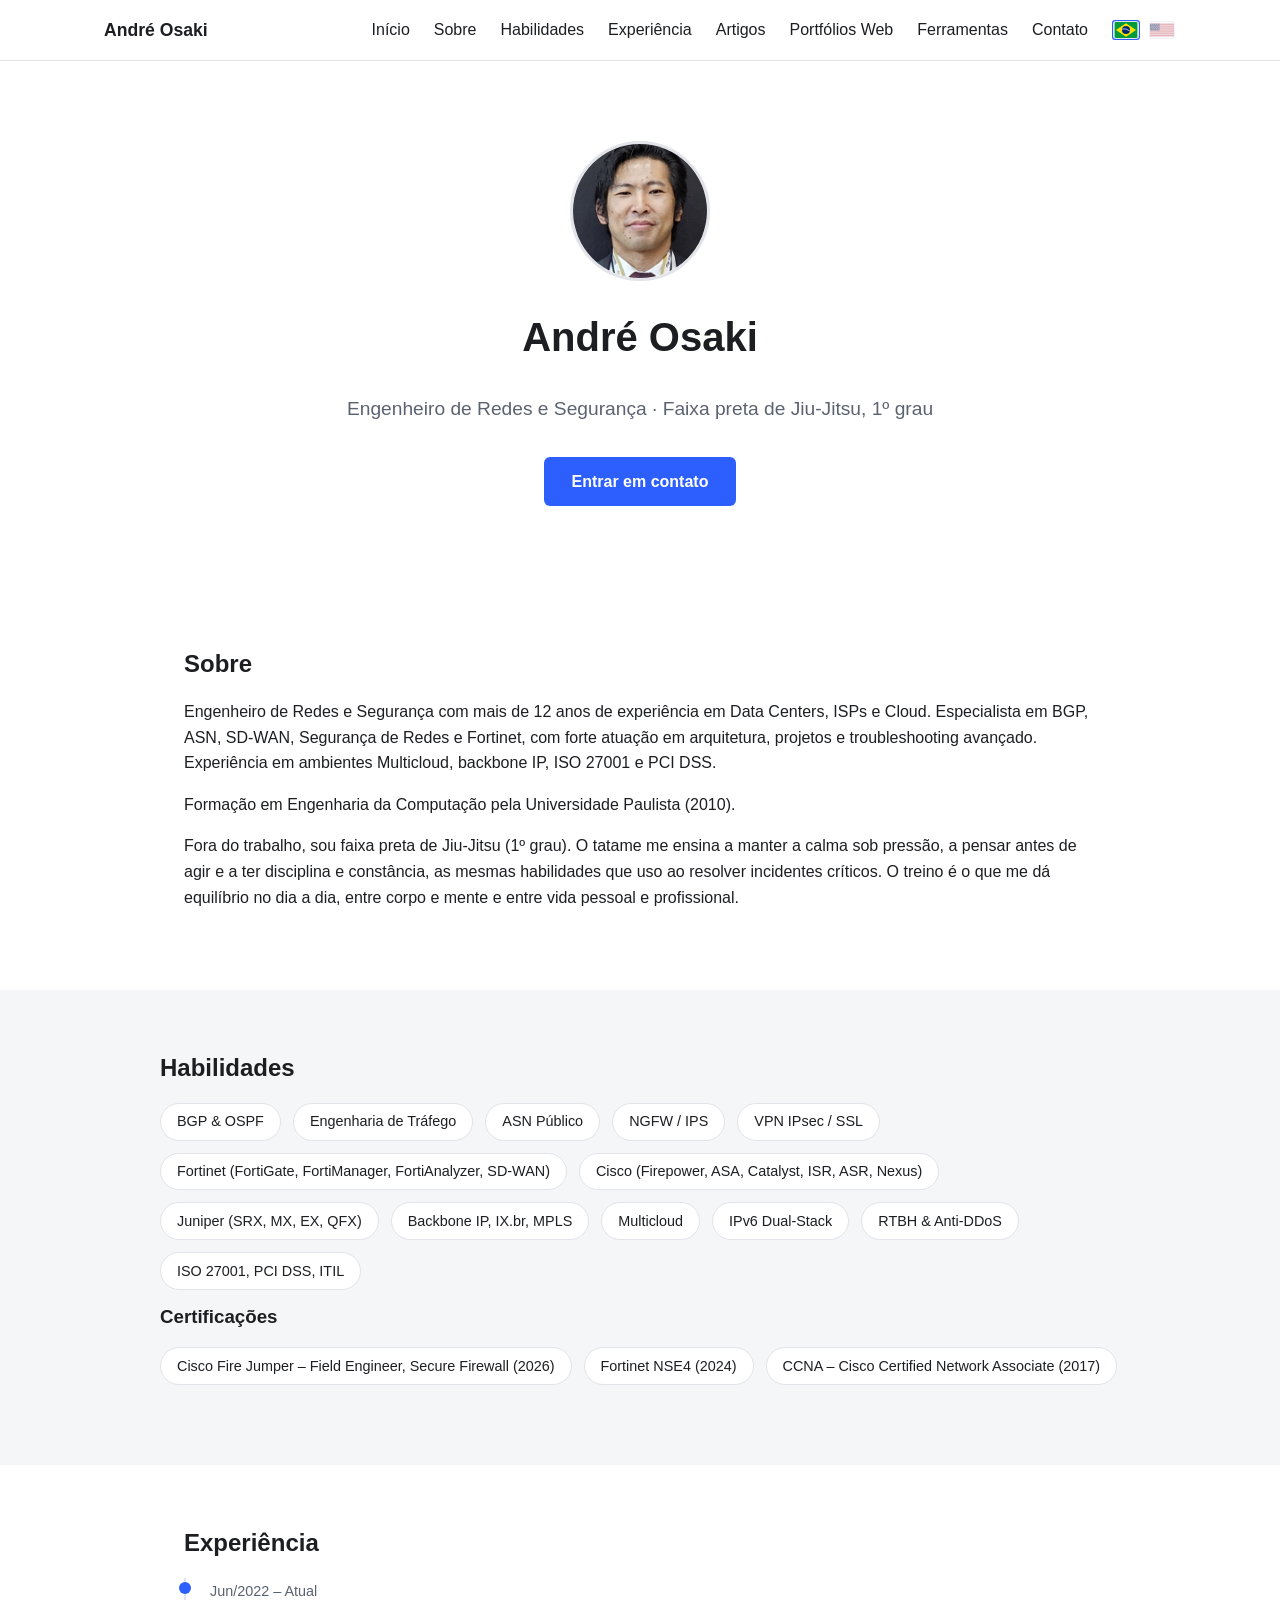
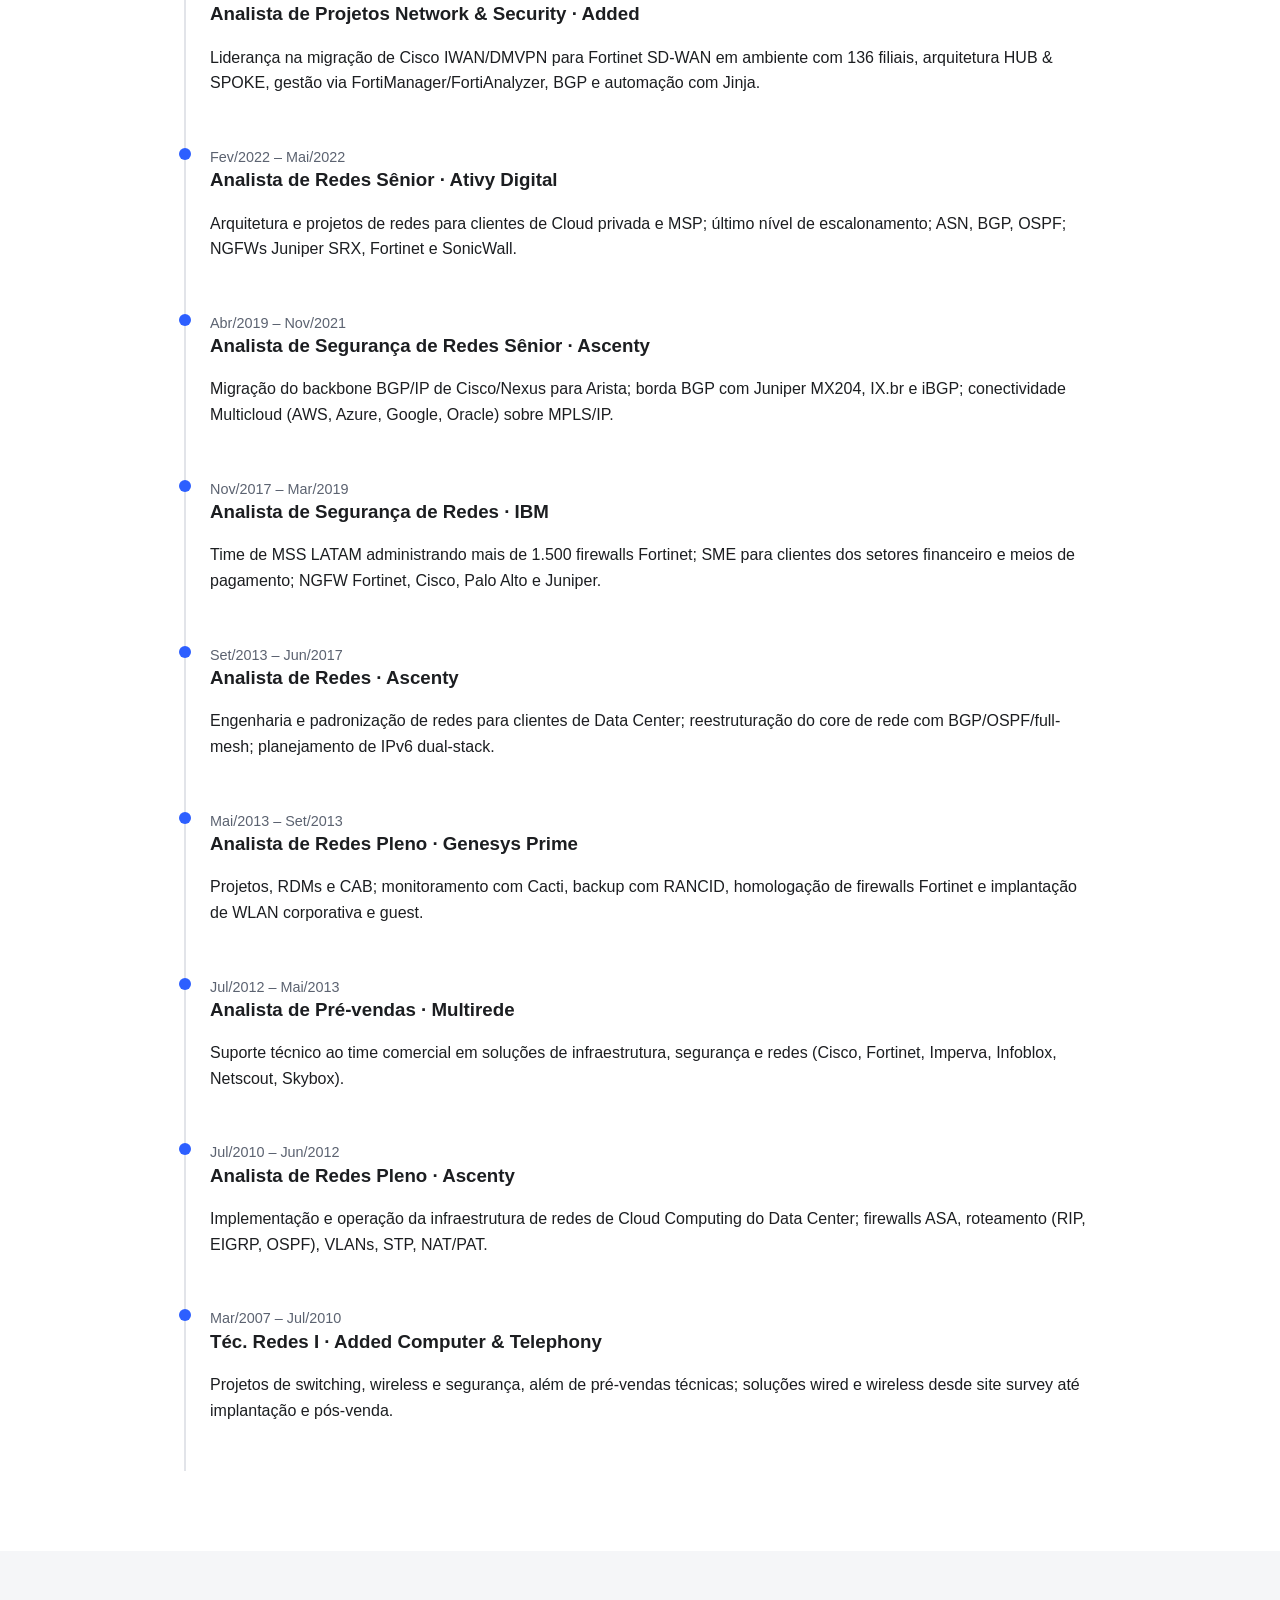
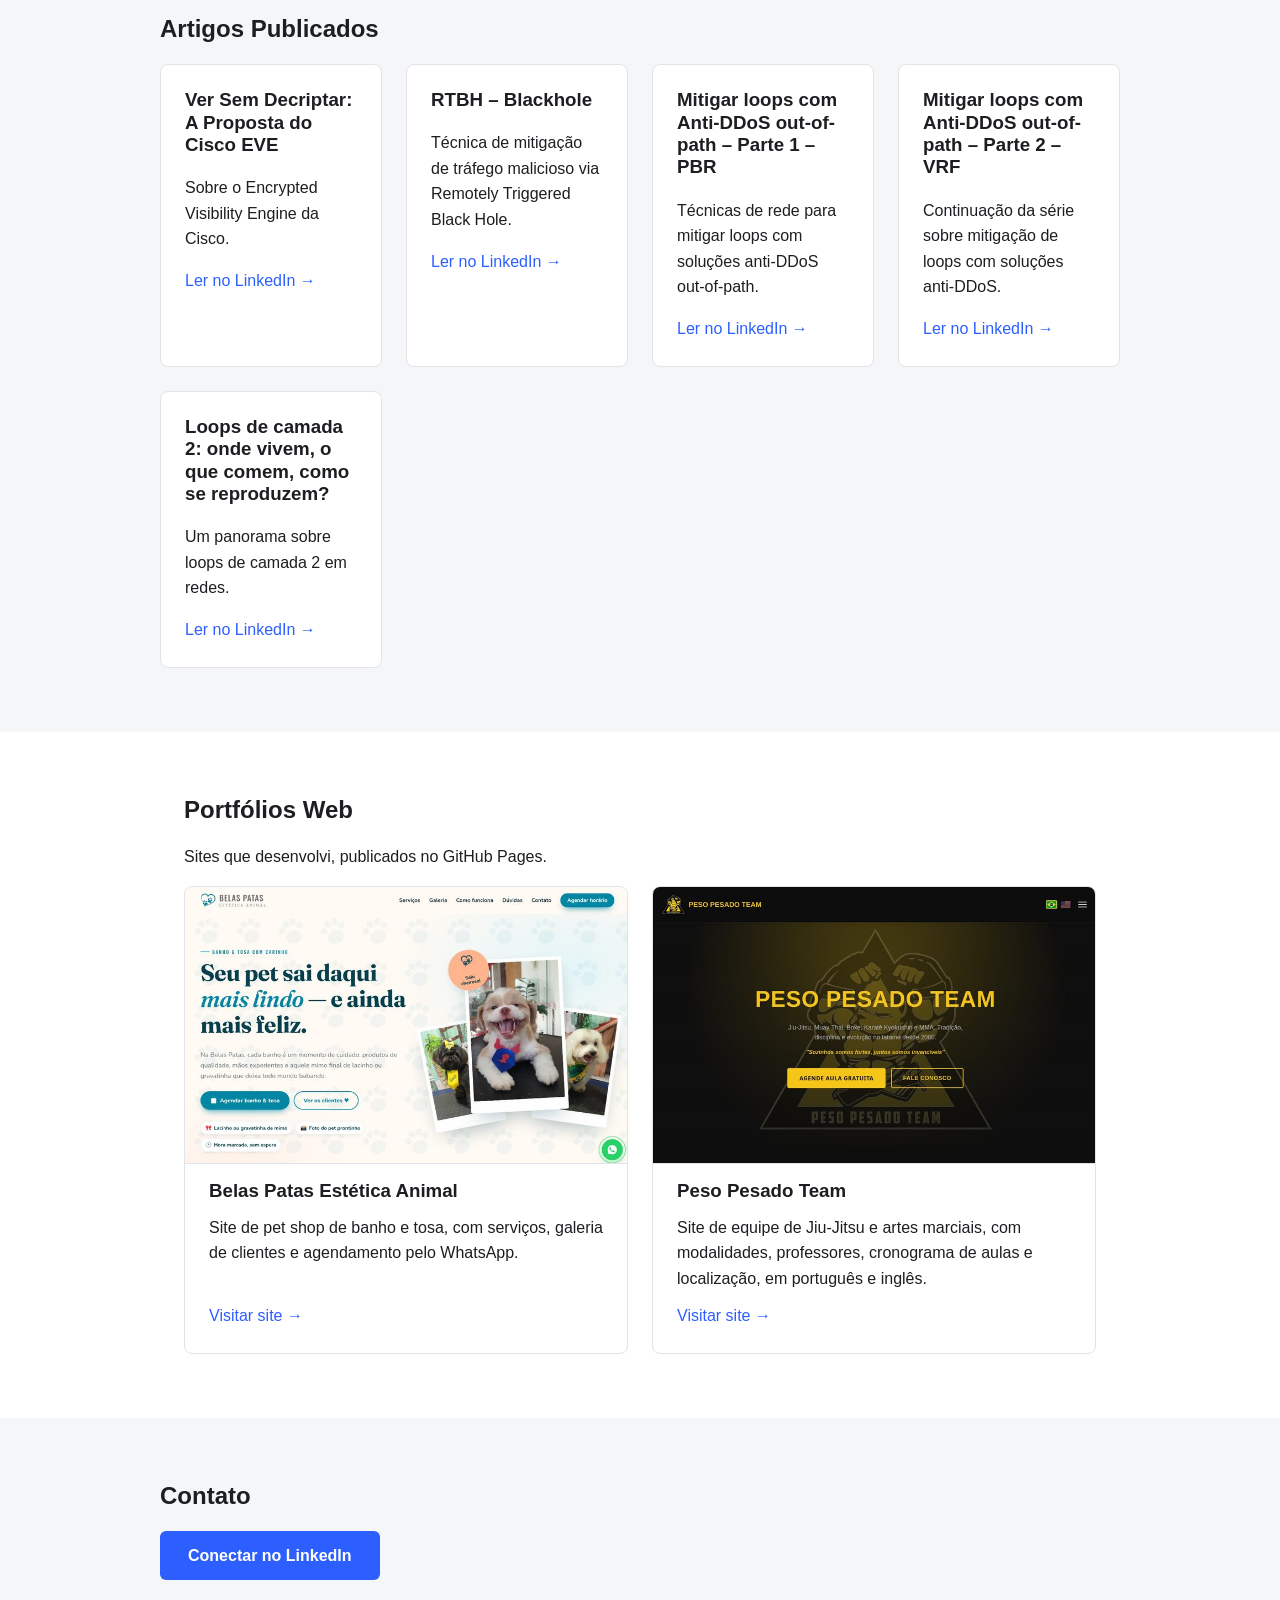
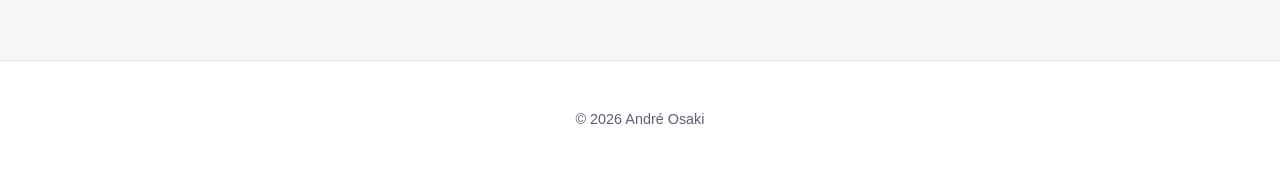
<file: index.html>
<!DOCTYPE html>
<html lang="pt-BR">
<head>
  <meta charset="UTF-8" />
  <meta name="viewport" content="width=device-width, initial-scale=1.0" />
  <title>André Osaki</title>
  <meta name="description" content="Portfólio de André Osaki, Engenheiro de Redes e Segurança." />
  <link rel="alternate" hreflang="pt-BR" href="https://osakikiyohiko.github.io/personalsite/" />
  <link rel="alternate" hreflang="en" href="https://osakikiyohiko.github.io/personalsite/en/" />
  <link rel="icon" type="image/svg+xml" href="img/favicon.svg" />
  <link rel="stylesheet" href="css/style.css?v=11" />
  <script>
    // Aplica o bloqueio antes da primeira pintura, para o conteúdo não "piscar" sem blur. Só no
    // domínio publicado: aberto localmente (file://, localhost), o Turnstile e o Worker recusam a
    // origem e o popup travaria o site.
    if (location.hostname === "osakikiyohiko.github.io") {
      try {
        if (!(Number(localStorage.getItem("personalsite:humanVerifiedUntil")) > Date.now())) throw 0;
        if (!localStorage.getItem("personalsite:links")) throw 0;
      } catch (e) {
        document.documentElement.classList.add("gated");
      }
    }
  </script>
</head>
<body>
  <div id="humanGate" class="gate" role="dialog" aria-modal="true" aria-labelledby="gateTitle"
       data-sitekey="0x4AAAAAAFBdflfGJpBXMsuQ" data-endpoint="https://personalsite-contato.andre-osaki.workers.dev"
       data-msg-loading="Verificando…"
       data-msg-error="Não foi possível verificar. Recarregue a página e tente novamente.">
    <div class="gate-box">
      <h2 id="gateTitle">Verificação de segurança</h2>
      <p>Confirme que você não é um robô para acessar o site.</p>
      <div id="turnstileWidget"></div>
      <p id="gateStatus" class="gate-status" role="status"></p>
    </div>
  </div>
  <header class="navbar">
    <div class="nav-container">
      <a href="#inicio" class="logo">André Osaki</a>
      <nav>
        <ul id="navLinks">
          <li><a href="#inicio">Início</a></li>
          <li><a href="#sobre">Sobre</a></li>
          <li><a href="#habilidades">Habilidades</a></li>
          <li><a href="#experiencia">Experiência</a></li>
          <li><a href="#projetos">Artigos</a></li>
          <li><a href="#portfolios">Portfólios Web</a></li>
          <li><a href="ferramentas/">Ferramentas</a></li>
          <li><a href="#contato">Contato</a></li>
        </ul>
      </nav>
      <div class="nav-actions">
        <div class="lang-switch">
          <a href="./" lang="pt-BR" hreflang="pt-BR" aria-current="page" title="Português"><img src="img/flag-br.svg" alt="Português" class="flag" /></a>
          <a href="en/" lang="en" hreflang="en" title="View in English"><img src="img/flag-us.svg" alt="English" class="flag" /></a>
        </div>
        <button id="menuToggle" class="menu-toggle" aria-label="Abrir menu" aria-expanded="false">
          <span></span><span></span><span></span>
        </button>
      </div>
    </div>
  </header>

  <main>
    <section id="inicio" class="hero">
      <div class="hero-content">
        <img src="img/andre-osaki.jpg" alt="Foto de André Osaki" class="avatar" />
        <h1>André Osaki</h1>
        <p class="subtitle">Engenheiro de Redes e Segurança · Faixa preta de Jiu-Jitsu, 1º grau</p>
        <a href="#contato" class="btn-primary">Entrar em contato</a>
      </div>
    </section>

    <section id="sobre" class="section">
      <h2>Sobre</h2>
      <p>
        Engenheiro de Redes e Segurança com mais de 12 anos de experiência em Data Centers, ISPs
        e Cloud. Especialista em BGP, ASN, SD-WAN, Segurança de Redes e Fortinet, com forte
        atuação em arquitetura, projetos e troubleshooting avançado. Experiência em ambientes
        Multicloud, backbone IP, ISO 27001 e PCI DSS.
      </p>
      <p>
        Formação em Engenharia da Computação pela Universidade Paulista (2010).
      </p>
      <p>
        Fora do trabalho, sou faixa preta de Jiu-Jitsu (1º grau). O tatame me ensina a manter a
        calma sob pressão, a pensar antes de agir e a ter disciplina e constância, as mesmas
        habilidades que uso ao resolver incidentes críticos. O treino é o que me dá equilíbrio
        no dia a dia, entre corpo e mente e entre vida pessoal e profissional.
      </p>
    </section>

    <section id="habilidades" class="section alt">
      <h2>Habilidades</h2>
      <ul class="tags">
        <li class="tag">BGP &amp; OSPF</li>
        <li class="tag">Engenharia de Tráfego</li>
        <li class="tag">ASN Público</li>
        <li class="tag">NGFW / IPS</li>
        <li class="tag">VPN IPsec / SSL</li>
        <li class="tag">Fortinet (FortiGate, FortiManager, FortiAnalyzer, SD-WAN)</li>
        <li class="tag">Cisco (Firepower, ASA, Catalyst, ISR, ASR, Nexus)</li>
        <li class="tag">Juniper (SRX, MX, EX, QFX)</li>
        <li class="tag">Backbone IP, IX.br, MPLS</li>
        <li class="tag">Multicloud</li>
        <li class="tag">IPv6 Dual-Stack</li>
        <li class="tag">RTBH &amp; Anti-DDoS</li>
        <li class="tag">ISO 27001, PCI DSS, ITIL</li>
      </ul>

      <h3>Certificações</h3>
      <ul class="tags">
        <li class="tag">Cisco Fire Jumper – Field Engineer, Secure Firewall (2026)</li>
        <li class="tag">Fortinet NSE4 (2024)</li>
        <li class="tag">CCNA – Cisco Certified Network Associate (2017)</li>
      </ul>
    </section>

    <section id="experiencia" class="section">
      <h2>Experiência</h2>
      <ol class="timeline">
        <li class="timeline-item">
          <span class="timeline-date">Jun/2022 – Atual</span>
          <h3>Analista de Projetos Network &amp; Security · Added</h3>
          <p>Liderança na migração de Cisco IWAN/DMVPN para Fortinet SD-WAN em ambiente com 136
          filiais, arquitetura HUB &amp; SPOKE, gestão via FortiManager/FortiAnalyzer, BGP e
          automação com Jinja.</p>
        </li>
        <li class="timeline-item">
          <span class="timeline-date">Fev/2022 – Mai/2022</span>
          <h3>Analista de Redes Sênior · Ativy Digital</h3>
          <p>Arquitetura e projetos de redes para clientes de Cloud privada e MSP; último nível de
          escalonamento; ASN, BGP, OSPF; NGFWs Juniper SRX, Fortinet e SonicWall.</p>
        </li>
        <li class="timeline-item">
          <span class="timeline-date">Abr/2019 – Nov/2021</span>
          <h3>Analista de Segurança de Redes Sênior · Ascenty</h3>
          <p>Migração do backbone BGP/IP de Cisco/Nexus para Arista; borda BGP com Juniper MX204,
          IX.br e iBGP; conectividade Multicloud (AWS, Azure, Google, Oracle) sobre MPLS/IP.</p>
        </li>
        <li class="timeline-item">
          <span class="timeline-date">Nov/2017 – Mar/2019</span>
          <h3>Analista de Segurança de Redes · IBM</h3>
          <p>Time de MSS LATAM administrando mais de 1.500 firewalls Fortinet; SME para clientes
          dos setores financeiro e meios de pagamento; NGFW Fortinet, Cisco, Palo Alto e Juniper.</p>
        </li>
        <li class="timeline-item">
          <span class="timeline-date">Set/2013 – Jun/2017</span>
          <h3>Analista de Redes · Ascenty</h3>
          <p>Engenharia e padronização de redes para clientes de Data Center; reestruturação do
          core de rede com BGP/OSPF/full-mesh; planejamento de IPv6 dual-stack.</p>
        </li>
        <li class="timeline-item">
          <span class="timeline-date">Mai/2013 – Set/2013</span>
          <h3>Analista de Redes Pleno · Genesys Prime</h3>
          <p>Projetos, RDMs e CAB; monitoramento com Cacti, backup com RANCID, homologação de
          firewalls Fortinet e implantação de WLAN corporativa e guest.</p>
        </li>
        <li class="timeline-item">
          <span class="timeline-date">Jul/2012 – Mai/2013</span>
          <h3>Analista de Pré-vendas · Multirede</h3>
          <p>Suporte técnico ao time comercial em soluções de infraestrutura, segurança e redes
          (Cisco, Fortinet, Imperva, Infoblox, Netscout, Skybox).</p>
        </li>
        <li class="timeline-item">
          <span class="timeline-date">Jul/2010 – Jun/2012</span>
          <h3>Analista de Redes Pleno · Ascenty</h3>
          <p>Implementação e operação da infraestrutura de redes de Cloud Computing do Data
          Center; firewalls ASA, roteamento (RIP, EIGRP, OSPF), VLANs, STP, NAT/PAT.</p>
        </li>
        <li class="timeline-item">
          <span class="timeline-date">Mar/2007 – Jul/2010</span>
          <h3>Téc. Redes I · Added Computer &amp; Telephony</h3>
          <p>Projetos de switching, wireless e segurança, além de pré-vendas técnicas; soluções
          wired e wireless desde site survey até implantação e pós-venda.</p>
        </li>
      </ol>
    </section>

    <section id="projetos" class="section alt">
      <h2>Artigos Publicados</h2>
      <div class="cards">
        <article class="card">
          <h3>Ver Sem Decriptar: A Proposta do Cisco EVE</h3>
          <p>Sobre o Encrypted Visibility Engine da Cisco.</p>
          <a href="https://www.linkedin.com/pulse/ver-sem-decriptar-proposta-do-cisco-eve-encrypted-visibility-osaki-9jxtf/" target="_blank" rel="noopener">Ler no LinkedIn &rarr;</a>
        </article>
        <article class="card">
          <h3>RTBH – Blackhole</h3>
          <p>Técnica de mitigação de tráfego malicioso via Remotely Triggered Black Hole.</p>
          <a href="https://www.linkedin.com/pulse/rtbh-blackhole-andr%C3%A9-osaki/" target="_blank" rel="noopener">Ler no LinkedIn &rarr;</a>
        </article>
        <article class="card">
          <h3>Mitigar loops com Anti-DDoS out-of-path – Parte 1 – PBR</h3>
          <p>Técnicas de rede para mitigar loops com soluções anti-DDoS out-of-path.</p>
          <a href="https://www.linkedin.com/pulse/t%C3%A9cnicas-de-rede-para-mitigar-loops-com-solu%C3%A7%C3%B5es-anti-ddos-osaki/" target="_blank" rel="noopener">Ler no LinkedIn &rarr;</a>
        </article>
        <article class="card">
          <h3>Mitigar loops com Anti-DDoS out-of-path – Parte 2 – VRF</h3>
          <p>Continuação da série sobre mitigação de loops com soluções anti-DDoS.</p>
          <a href="https://www.linkedin.com/pulse/t%C3%A9cnicas-de-rede-para-mitigar-loops-com-solu%C3%A7%C3%B5es-anti-ddos-osaki-1e/" target="_blank" rel="noopener">Ler no LinkedIn &rarr;</a>
        </article>
        <article class="card">
          <h3>Loops de camada 2: onde vivem, o que comem, como se reproduzem?</h3>
          <p>Um panorama sobre loops de camada 2 em redes.</p>
          <a href="https://www.linkedin.com/pulse/loops-de-camada-2-onde-vivem-o-que-comem-como-se-reproduzem-osaki/" target="_blank" rel="noopener">Ler no LinkedIn &rarr;</a>
        </article>
      </div>
    </section>

    <section id="portfolios" class="section">
      <h2>Portfólios Web</h2>
      <p>Sites que desenvolvi, publicados no GitHub Pages.</p>
      <div class="cards portfolio-cards">
        <article class="card portfolio-card">
          <a href="https://osakikiyohiko.github.io/belaspatas/" target="_blank" rel="noopener" class="portfolio-preview">
            <img src="img/portfolio-belaspatas.jpg" alt="Prévia da página inicial do site Belas Patas Estética Animal" width="800" height="500" loading="lazy" />
          </a>
          <h3>Belas Patas Estética Animal</h3>
          <p>Site de pet shop de banho e tosa, com serviços, galeria de clientes e agendamento pelo WhatsApp.</p>
          <a href="https://osakikiyohiko.github.io/belaspatas/" target="_blank" rel="noopener">Visitar site &rarr;</a>
        </article>
        <article class="card portfolio-card">
          <a href="https://osakikiyohiko.github.io/peso-pesado-team/" target="_blank" rel="noopener" class="portfolio-preview">
            <img src="img/portfolio-peso-pesado-team.jpg" alt="Prévia da página inicial do site Peso Pesado Team" width="800" height="500" loading="lazy" />
          </a>
          <h3>Peso Pesado Team</h3>
          <p>Site de equipe de Jiu-Jitsu e artes marciais, com modalidades, professores, cronograma de aulas e localização, em português e inglês.</p>
          <a href="https://osakikiyohiko.github.io/peso-pesado-team/" target="_blank" rel="noopener">Visitar site &rarr;</a>
        </article>
      </div>
    </section>

    <section id="contato" class="section alt">
      <h2>Contato</h2>
      <p>
        <a data-link="linkedin" target="_blank" rel="noopener" class="btn-primary">Conectar no LinkedIn</a>
      </p>
    </section>
  </main>

  <footer>
    <p>&copy; <span id="year"></span> André Osaki</p>
  </footer>

  <script src="js/script.js?v=5"></script>
</body>
</html>
</file>
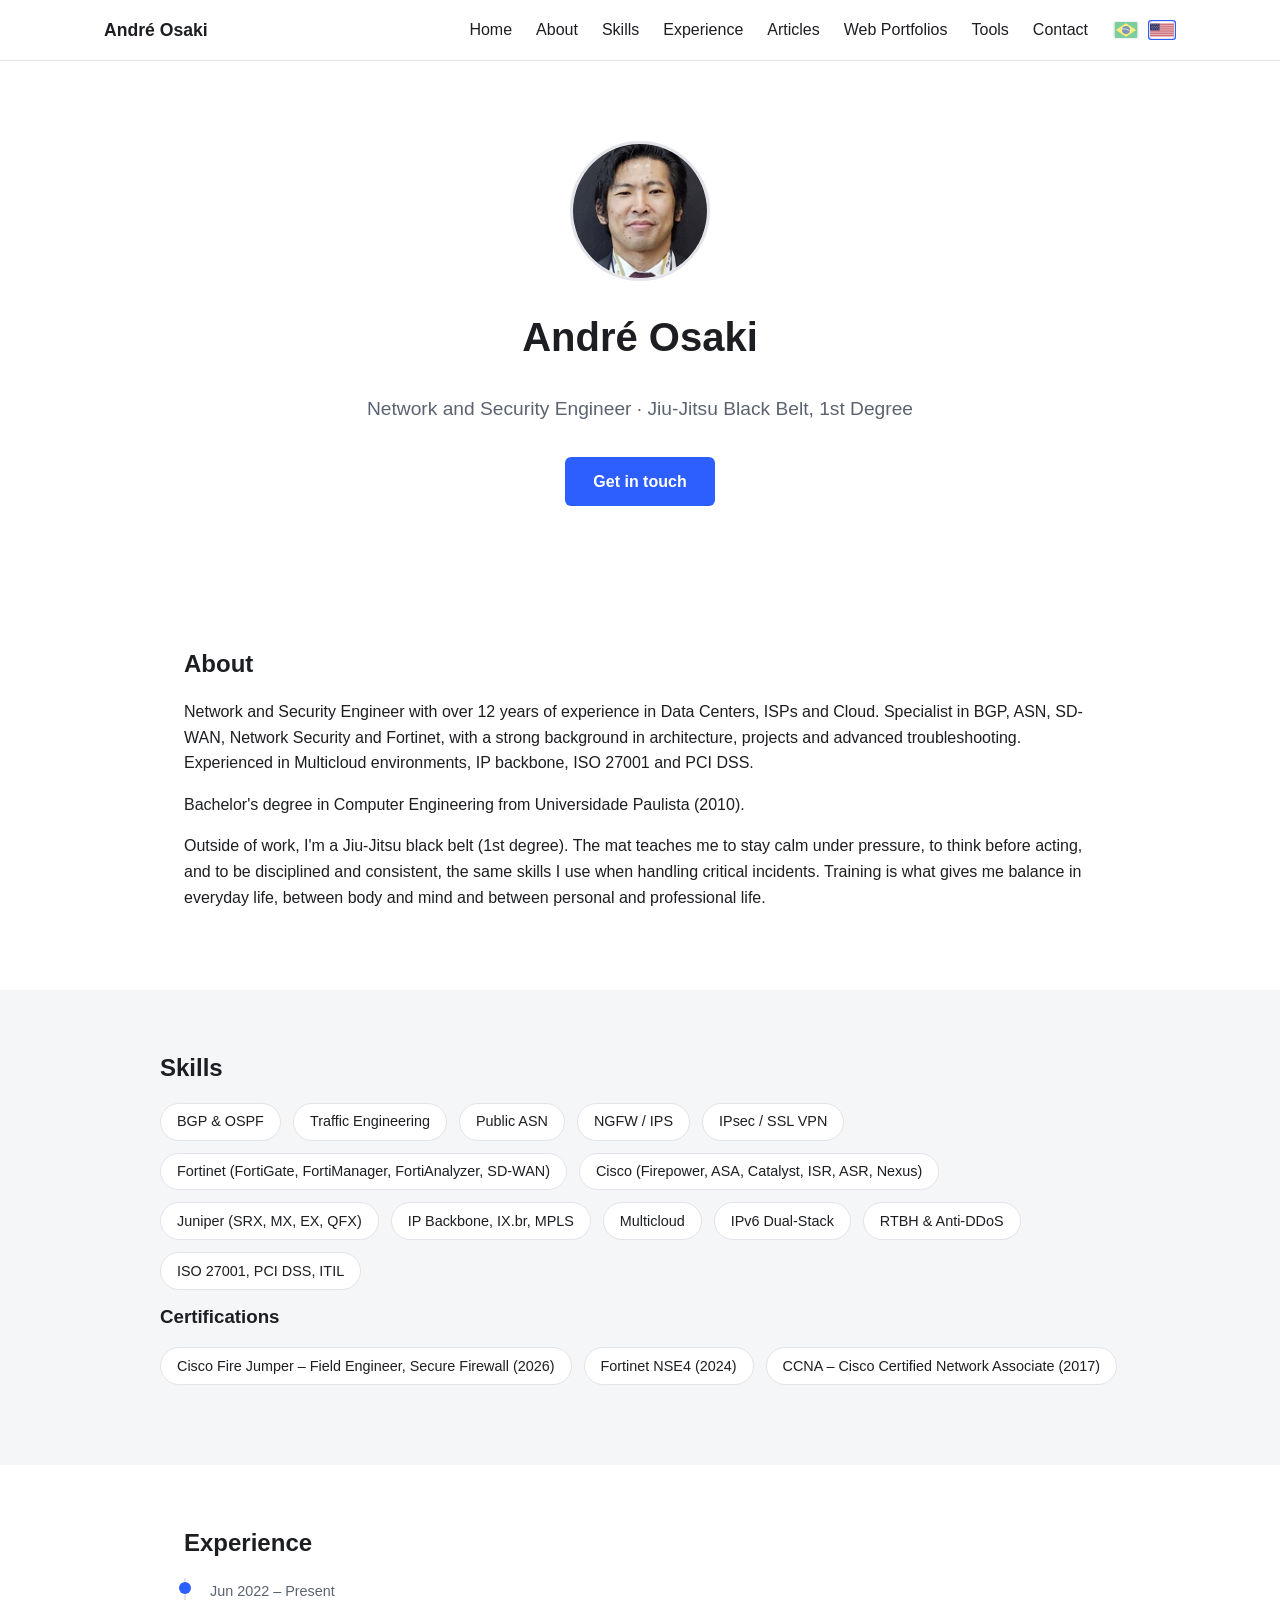
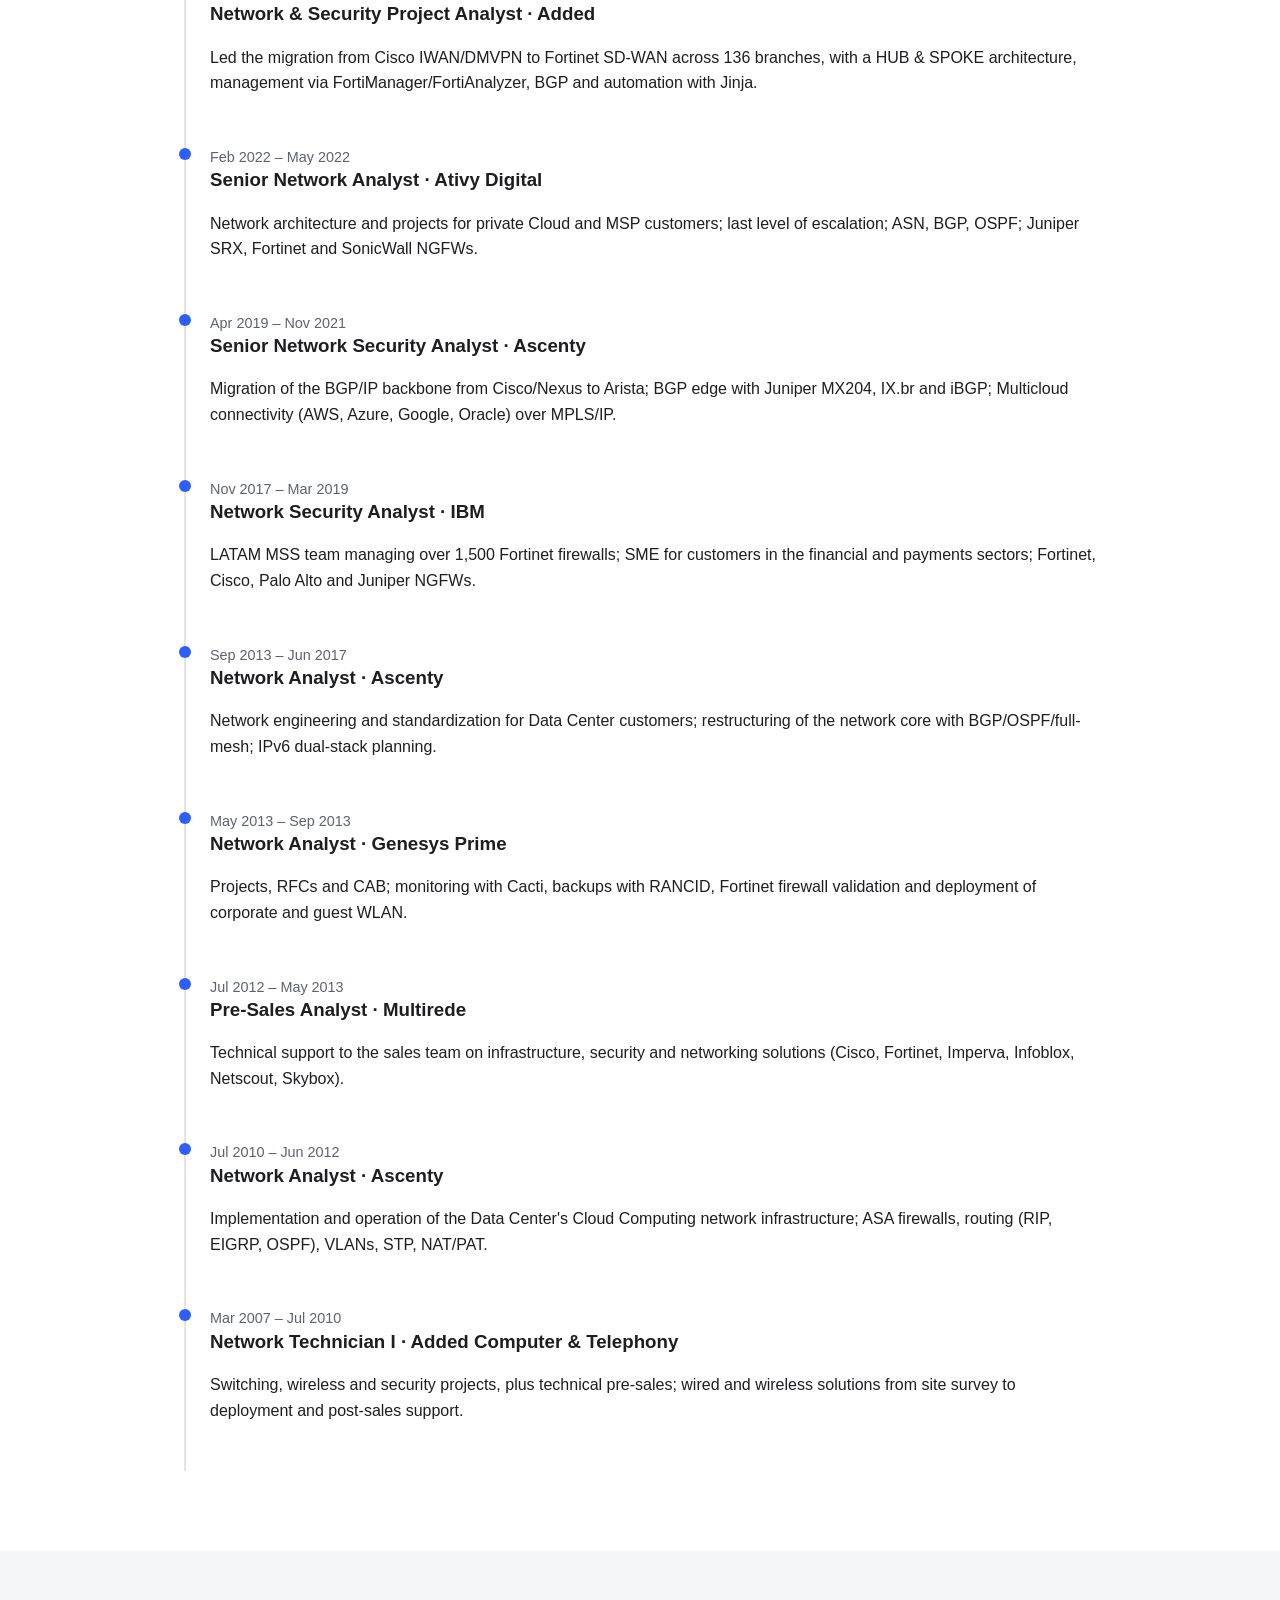
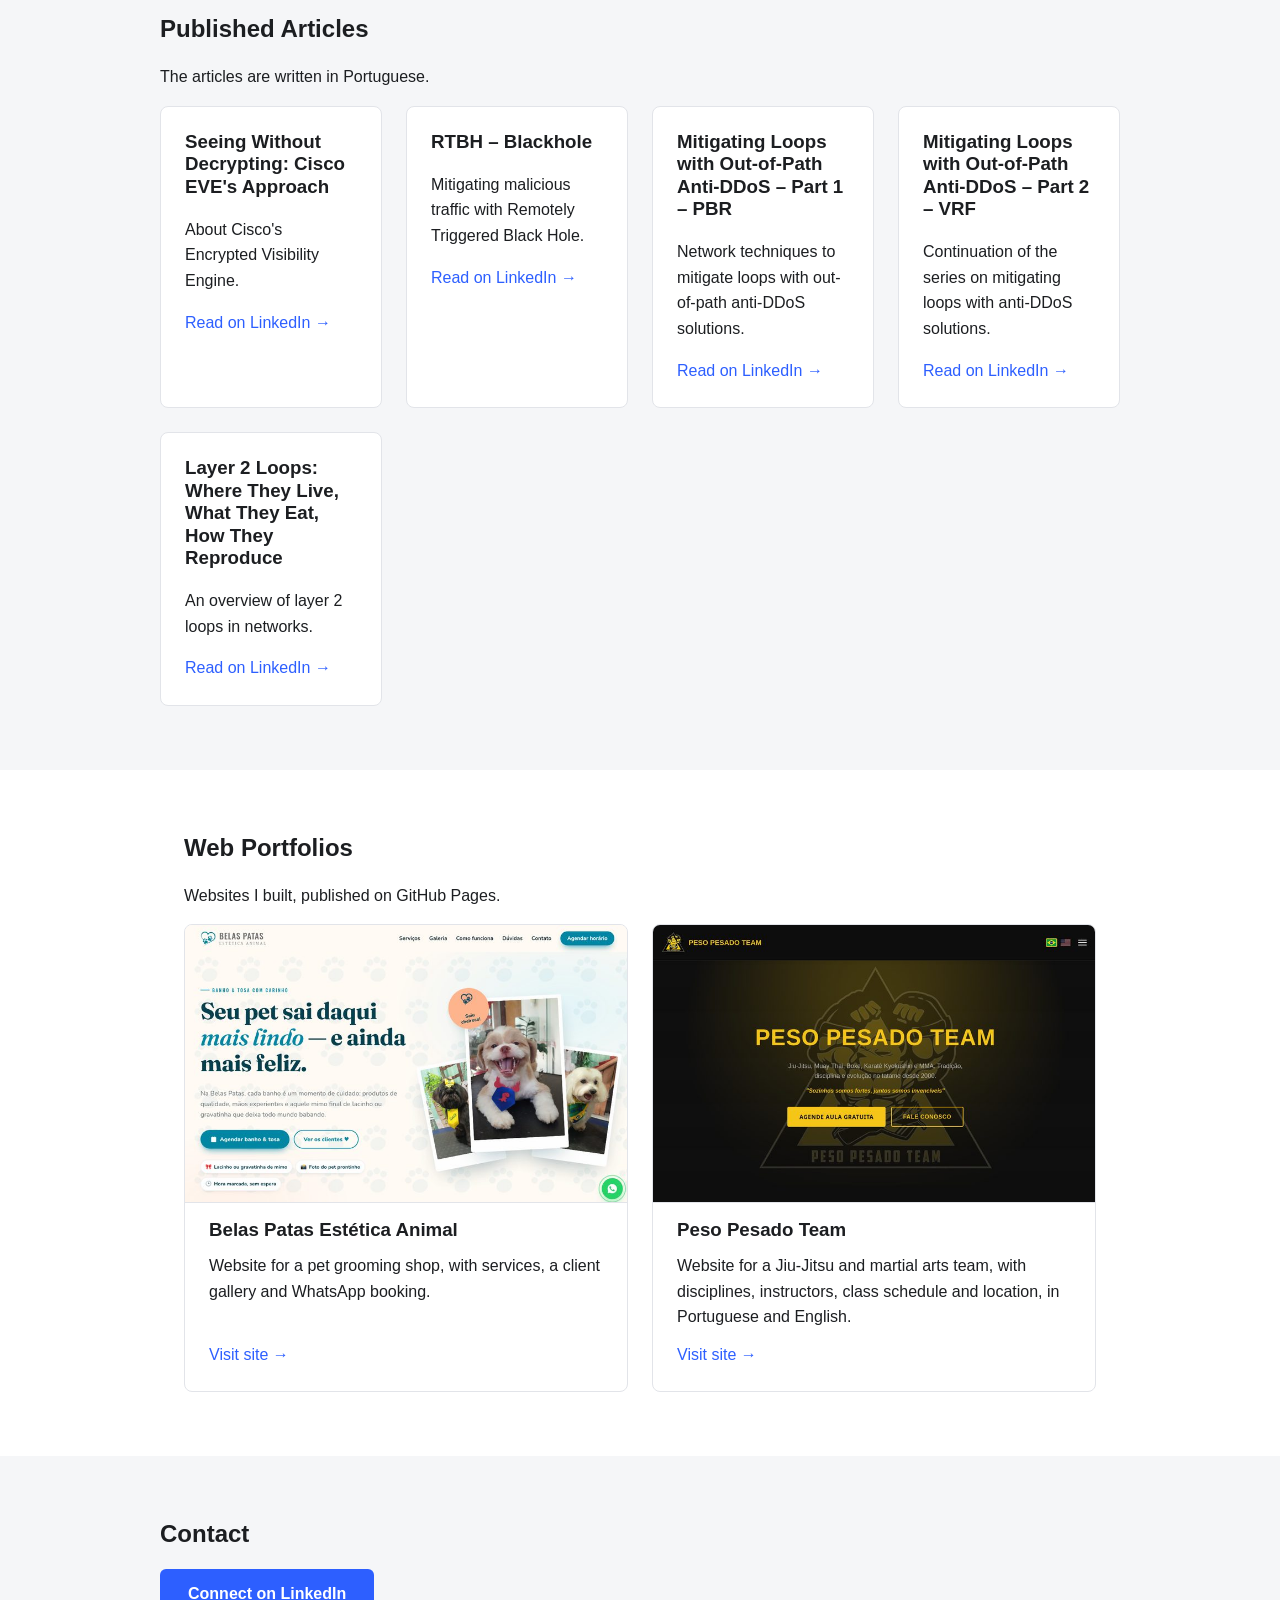
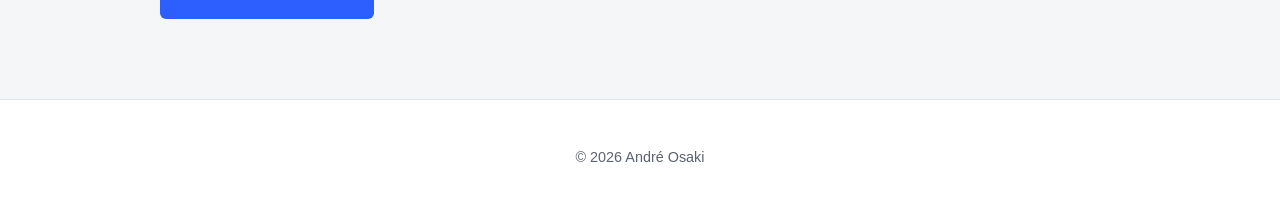
<file: en/index.html>
<!DOCTYPE html>
<html lang="en">
<head>
  <meta charset="UTF-8" />
  <meta name="viewport" content="width=device-width, initial-scale=1.0" />
  <title>André Osaki</title>
  <meta name="description" content="Portfolio of André Osaki, Network and Security Engineer." />
  <link rel="alternate" hreflang="pt-BR" href="https://osakikiyohiko.github.io/personalsite/" />
  <link rel="alternate" hreflang="en" href="https://osakikiyohiko.github.io/personalsite/en/" />
  <link rel="icon" type="image/svg+xml" href="../img/favicon.svg" />
  <link rel="stylesheet" href="../css/style.css?v=11" />
  <script>
    // Aplica o bloqueio antes da primeira pintura, para o conteúdo não "piscar" sem blur. Só no
    // domínio publicado: aberto localmente (file://, localhost), o Turnstile e o Worker recusam a
    // origem e o popup travaria o site.
    if (location.hostname === "osakikiyohiko.github.io") {
      try {
        if (!(Number(localStorage.getItem("personalsite:humanVerifiedUntil")) > Date.now())) throw 0;
        if (!localStorage.getItem("personalsite:links")) throw 0;
      } catch (e) {
        document.documentElement.classList.add("gated");
      }
    }
  </script>
</head>
<body>
  <div id="humanGate" class="gate" role="dialog" aria-modal="true" aria-labelledby="gateTitle"
       data-sitekey="0x4AAAAAAFBdflfGJpBXMsuQ" data-endpoint="https://personalsite-contato.andre-osaki.workers.dev"
       data-msg-loading="Verifying…"
       data-msg-error="Verification failed. Please reload the page and try again.">
    <div class="gate-box">
      <h2 id="gateTitle">Security check</h2>
      <p>Please confirm you are not a robot to access the site.</p>
      <div id="turnstileWidget"></div>
      <p id="gateStatus" class="gate-status" role="status"></p>
    </div>
  </div>
  <header class="navbar">
    <div class="nav-container">
      <a href="#inicio" class="logo">André Osaki</a>
      <nav>
        <ul id="navLinks">
          <li><a href="#inicio">Home</a></li>
          <li><a href="#sobre">About</a></li>
          <li><a href="#habilidades">Skills</a></li>
          <li><a href="#experiencia">Experience</a></li>
          <li><a href="#projetos">Articles</a></li>
          <li><a href="#portfolios">Web Portfolios</a></li>
          <li><a href="ferramentas/">Tools</a></li>
          <li><a href="#contato">Contact</a></li>
        </ul>
      </nav>
      <div class="nav-actions">
        <div class="lang-switch">
          <a href="../" lang="pt-BR" hreflang="pt-BR" title="Ver em português"><img src="../img/flag-br.svg" alt="Português" class="flag" /></a>
          <a href="./" lang="en" hreflang="en" aria-current="page" title="English"><img src="../img/flag-us.svg" alt="English" class="flag" /></a>
        </div>
        <button id="menuToggle" class="menu-toggle" aria-label="Open menu" aria-expanded="false">
          <span></span><span></span><span></span>
        </button>
      </div>
    </div>
  </header>

  <main>
    <section id="inicio" class="hero">
      <div class="hero-content">
        <img src="../img/andre-osaki.jpg" alt="Photo of André Osaki" class="avatar" />
        <h1>André Osaki</h1>
        <p class="subtitle">Network and Security Engineer · Jiu-Jitsu Black Belt, 1st Degree</p>
        <a href="#contato" class="btn-primary">Get in touch</a>
      </div>
    </section>

    <section id="sobre" class="section">
      <h2>About</h2>
      <p>
        Network and Security Engineer with over 12 years of experience in Data Centers, ISPs and
        Cloud. Specialist in BGP, ASN, SD-WAN, Network Security and Fortinet, with a strong
        background in architecture, projects and advanced troubleshooting. Experienced in
        Multicloud environments, IP backbone, ISO 27001 and PCI DSS.
      </p>
      <p>
        Bachelor's degree in Computer Engineering from Universidade Paulista (2010).
      </p>
      <p>
        Outside of work, I'm a Jiu-Jitsu black belt (1st degree). The mat teaches me to stay calm
        under pressure, to think before acting, and to be disciplined and consistent, the same
        skills I use when handling critical incidents. Training is what gives me balance in
        everyday life, between body and mind and between personal and professional life.
      </p>
    </section>

    <section id="habilidades" class="section alt">
      <h2>Skills</h2>
      <ul class="tags">
        <li class="tag">BGP &amp; OSPF</li>
        <li class="tag">Traffic Engineering</li>
        <li class="tag">Public ASN</li>
        <li class="tag">NGFW / IPS</li>
        <li class="tag">IPsec / SSL VPN</li>
        <li class="tag">Fortinet (FortiGate, FortiManager, FortiAnalyzer, SD-WAN)</li>
        <li class="tag">Cisco (Firepower, ASA, Catalyst, ISR, ASR, Nexus)</li>
        <li class="tag">Juniper (SRX, MX, EX, QFX)</li>
        <li class="tag">IP Backbone, IX.br, MPLS</li>
        <li class="tag">Multicloud</li>
        <li class="tag">IPv6 Dual-Stack</li>
        <li class="tag">RTBH &amp; Anti-DDoS</li>
        <li class="tag">ISO 27001, PCI DSS, ITIL</li>
      </ul>

      <h3>Certifications</h3>
      <ul class="tags">
        <li class="tag">Cisco Fire Jumper – Field Engineer, Secure Firewall (2026)</li>
        <li class="tag">Fortinet NSE4 (2024)</li>
        <li class="tag">CCNA – Cisco Certified Network Associate (2017)</li>
      </ul>
    </section>

    <section id="experiencia" class="section">
      <h2>Experience</h2>
      <ol class="timeline">
        <li class="timeline-item">
          <span class="timeline-date">Jun 2022 – Present</span>
          <h3>Network &amp; Security Project Analyst · Added</h3>
          <p>Led the migration from Cisco IWAN/DMVPN to Fortinet SD-WAN across 136 branches, with
          a HUB &amp; SPOKE architecture, management via FortiManager/FortiAnalyzer, BGP and
          automation with Jinja.</p>
        </li>
        <li class="timeline-item">
          <span class="timeline-date">Feb 2022 – May 2022</span>
          <h3>Senior Network Analyst · Ativy Digital</h3>
          <p>Network architecture and projects for private Cloud and MSP customers; last level of
          escalation; ASN, BGP, OSPF; Juniper SRX, Fortinet and SonicWall NGFWs.</p>
        </li>
        <li class="timeline-item">
          <span class="timeline-date">Apr 2019 – Nov 2021</span>
          <h3>Senior Network Security Analyst · Ascenty</h3>
          <p>Migration of the BGP/IP backbone from Cisco/Nexus to Arista; BGP edge with Juniper
          MX204, IX.br and iBGP; Multicloud connectivity (AWS, Azure, Google, Oracle) over
          MPLS/IP.</p>
        </li>
        <li class="timeline-item">
          <span class="timeline-date">Nov 2017 – Mar 2019</span>
          <h3>Network Security Analyst · IBM</h3>
          <p>LATAM MSS team managing over 1,500 Fortinet firewalls; SME for customers in the
          financial and payments sectors; Fortinet, Cisco, Palo Alto and Juniper NGFWs.</p>
        </li>
        <li class="timeline-item">
          <span class="timeline-date">Sep 2013 – Jun 2017</span>
          <h3>Network Analyst · Ascenty</h3>
          <p>Network engineering and standardization for Data Center customers; restructuring of
          the network core with BGP/OSPF/full-mesh; IPv6 dual-stack planning.</p>
        </li>
        <li class="timeline-item">
          <span class="timeline-date">May 2013 – Sep 2013</span>
          <h3>Network Analyst · Genesys Prime</h3>
          <p>Projects, RFCs and CAB; monitoring with Cacti, backups with RANCID, Fortinet firewall
          validation and deployment of corporate and guest WLAN.</p>
        </li>
        <li class="timeline-item">
          <span class="timeline-date">Jul 2012 – May 2013</span>
          <h3>Pre-Sales Analyst · Multirede</h3>
          <p>Technical support to the sales team on infrastructure, security and networking
          solutions (Cisco, Fortinet, Imperva, Infoblox, Netscout, Skybox).</p>
        </li>
        <li class="timeline-item">
          <span class="timeline-date">Jul 2010 – Jun 2012</span>
          <h3>Network Analyst · Ascenty</h3>
          <p>Implementation and operation of the Data Center's Cloud Computing network
          infrastructure; ASA firewalls, routing (RIP, EIGRP, OSPF), VLANs, STP, NAT/PAT.</p>
        </li>
        <li class="timeline-item">
          <span class="timeline-date">Mar 2007 – Jul 2010</span>
          <h3>Network Technician I · Added Computer &amp; Telephony</h3>
          <p>Switching, wireless and security projects, plus technical pre-sales; wired and
          wireless solutions from site survey to deployment and post-sales support.</p>
        </li>
      </ol>
    </section>

    <section id="projetos" class="section alt">
      <h2>Published Articles</h2>
      <p>The articles are written in Portuguese.</p>
      <div class="cards">
        <article class="card">
          <h3>Seeing Without Decrypting: Cisco EVE's Approach</h3>
          <p>About Cisco's Encrypted Visibility Engine.</p>
          <a href="https://www.linkedin.com/pulse/ver-sem-decriptar-proposta-do-cisco-eve-encrypted-visibility-osaki-9jxtf/" target="_blank" rel="noopener">Read on LinkedIn &rarr;</a>
        </article>
        <article class="card">
          <h3>RTBH – Blackhole</h3>
          <p>Mitigating malicious traffic with Remotely Triggered Black Hole.</p>
          <a href="https://www.linkedin.com/pulse/rtbh-blackhole-andr%C3%A9-osaki/" target="_blank" rel="noopener">Read on LinkedIn &rarr;</a>
        </article>
        <article class="card">
          <h3>Mitigating Loops with Out-of-Path Anti-DDoS – Part 1 – PBR</h3>
          <p>Network techniques to mitigate loops with out-of-path anti-DDoS solutions.</p>
          <a href="https://www.linkedin.com/pulse/t%C3%A9cnicas-de-rede-para-mitigar-loops-com-solu%C3%A7%C3%B5es-anti-ddos-osaki/" target="_blank" rel="noopener">Read on LinkedIn &rarr;</a>
        </article>
        <article class="card">
          <h3>Mitigating Loops with Out-of-Path Anti-DDoS – Part 2 – VRF</h3>
          <p>Continuation of the series on mitigating loops with anti-DDoS solutions.</p>
          <a href="https://www.linkedin.com/pulse/t%C3%A9cnicas-de-rede-para-mitigar-loops-com-solu%C3%A7%C3%B5es-anti-ddos-osaki-1e/" target="_blank" rel="noopener">Read on LinkedIn &rarr;</a>
        </article>
        <article class="card">
          <h3>Layer 2 Loops: Where They Live, What They Eat, How They Reproduce</h3>
          <p>An overview of layer 2 loops in networks.</p>
          <a href="https://www.linkedin.com/pulse/loops-de-camada-2-onde-vivem-o-que-comem-como-se-reproduzem-osaki/" target="_blank" rel="noopener">Read on LinkedIn &rarr;</a>
        </article>
      </div>
    </section>

    <section id="portfolios" class="section">
      <h2>Web Portfolios</h2>
      <p>Websites I built, published on GitHub Pages.</p>
      <div class="cards portfolio-cards">
        <article class="card portfolio-card">
          <a href="https://osakikiyohiko.github.io/belaspatas/" target="_blank" rel="noopener" class="portfolio-preview">
            <img src="../img/portfolio-belaspatas.jpg" alt="Preview of the Belas Patas Estética Animal home page" width="800" height="500" loading="lazy" />
          </a>
          <h3>Belas Patas Estética Animal</h3>
          <p>Website for a pet grooming shop, with services, a client gallery and WhatsApp booking.</p>
          <a href="https://osakikiyohiko.github.io/belaspatas/" target="_blank" rel="noopener">Visit site &rarr;</a>
        </article>
        <article class="card portfolio-card">
          <a href="https://osakikiyohiko.github.io/peso-pesado-team/" target="_blank" rel="noopener" class="portfolio-preview">
            <img src="../img/portfolio-peso-pesado-team.jpg" alt="Preview of the Peso Pesado Team home page" width="800" height="500" loading="lazy" />
          </a>
          <h3>Peso Pesado Team</h3>
          <p>Website for a Jiu-Jitsu and martial arts team, with disciplines, instructors, class schedule and location, in Portuguese and English.</p>
          <a href="https://osakikiyohiko.github.io/peso-pesado-team/" target="_blank" rel="noopener">Visit site &rarr;</a>
        </article>
      </div>
    </section>

    <section id="contato" class="section alt">
      <h2>Contact</h2>
      <p>
        <a data-link="linkedin" target="_blank" rel="noopener" class="btn-primary">Connect on LinkedIn</a>
      </p>
    </section>
  </main>

  <footer>
    <p>&copy; <span id="year"></span> André Osaki</p>
  </footer>

  <script src="../js/script.js?v=5"></script>
</body>
</html>
</file>
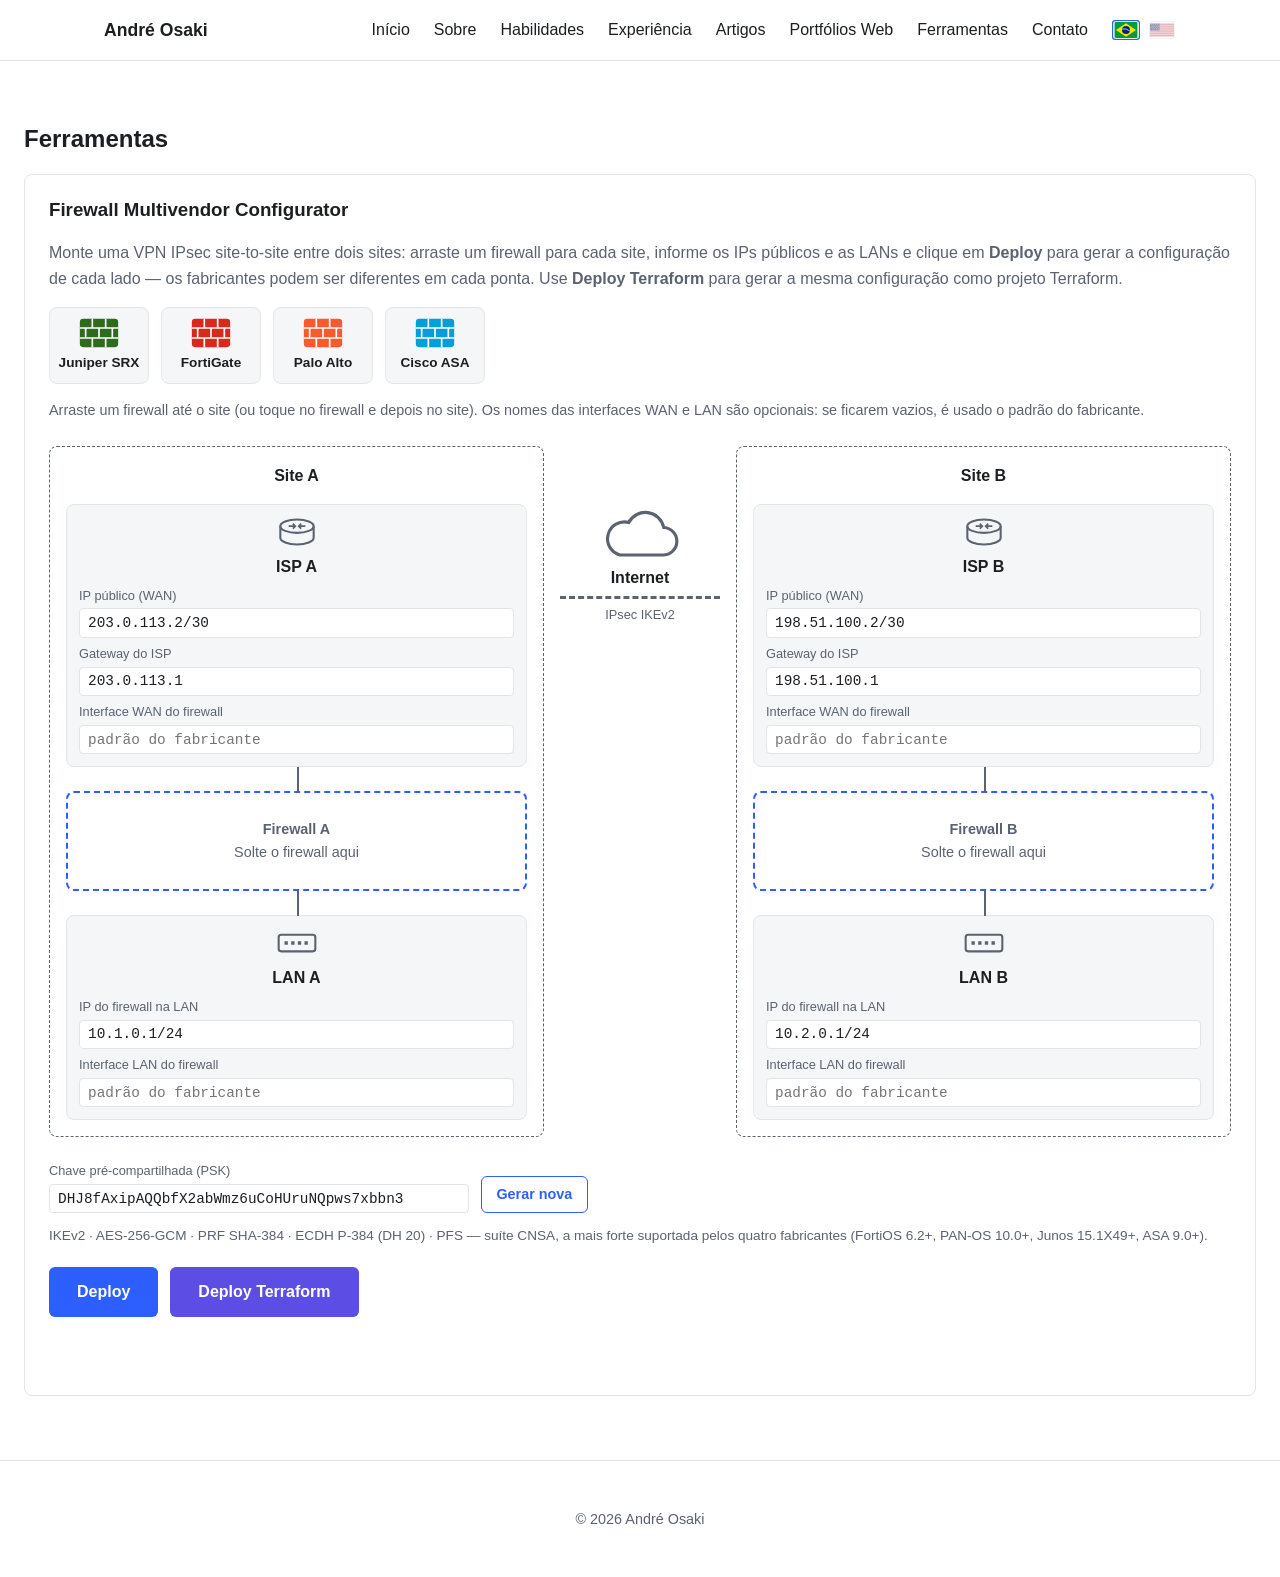
<file: ferramentas/index.html>
<!DOCTYPE html>
<html lang="pt-BR">
<head>
  <meta charset="UTF-8" />
  <meta name="viewport" content="width=device-width, initial-scale=1.0" />
  <title>Firewall Multivendor Configurator · André Osaki</title>
  <meta name="description" content="Gere configurações de VPN IPsec site-to-site para Juniper SRX, FortiGate, Palo Alto e Cisco ASA a partir de uma topologia interativa." />
  <link rel="alternate" hreflang="pt-BR" href="https://osakikiyohiko.github.io/personalsite/ferramentas/" />
  <link rel="alternate" hreflang="en" href="https://osakikiyohiko.github.io/personalsite/en/ferramentas/" />
  <link rel="icon" type="image/svg+xml" href="../img/favicon.svg" />
  <link rel="stylesheet" href="../css/style.css?v=11" />
  <script>
    // Aplica o bloqueio antes da primeira pintura, para o conteúdo não "piscar" sem blur. Só no
    // domínio publicado: aberto localmente (file://, localhost), o Turnstile e o Worker recusam a
    // origem e o popup travaria o site.
    if (location.hostname === "osakikiyohiko.github.io") {
      try {
        if (!(Number(localStorage.getItem("personalsite:humanVerifiedUntil")) > Date.now())) throw 0;
        if (!localStorage.getItem("personalsite:links")) throw 0;
      } catch (e) {
        document.documentElement.classList.add("gated");
      }
    }
  </script>
</head>
<body>
  <div id="humanGate" class="gate" role="dialog" aria-modal="true" aria-labelledby="gateTitle"
       data-sitekey="0x4AAAAAAFBdflfGJpBXMsuQ" data-endpoint="https://personalsite-contato.andre-osaki.workers.dev"
       data-msg-loading="Verificando…"
       data-msg-error="Não foi possível verificar. Recarregue a página e tente novamente.">
    <div class="gate-box">
      <h2 id="gateTitle">Verificação de segurança</h2>
      <p>Confirme que você não é um robô para acessar o site.</p>
      <div id="turnstileWidget"></div>
      <p id="gateStatus" class="gate-status" role="status"></p>
    </div>
  </div>
  <header class="navbar">
    <div class="nav-container">
      <a href="../" class="logo">André Osaki</a>
      <nav>
        <ul id="navLinks">
          <li><a href="../#inicio">Início</a></li>
          <li><a href="../#sobre">Sobre</a></li>
          <li><a href="../#habilidades">Habilidades</a></li>
          <li><a href="../#experiencia">Experiência</a></li>
          <li><a href="../#projetos">Artigos</a></li>
          <li><a href="../#portfolios">Portfólios Web</a></li>
          <li><a href="./" aria-current="page">Ferramentas</a></li>
          <li><a href="../#contato">Contato</a></li>
        </ul>
      </nav>
      <div class="nav-actions">
        <div class="lang-switch">
          <a href="./" lang="pt-BR" hreflang="pt-BR" aria-current="page" title="Português"><img src="../img/flag-br.svg" alt="Português" class="flag" /></a>
          <a href="../en/ferramentas/" lang="en" hreflang="en" title="View in English"><img src="../img/flag-us.svg" alt="English" class="flag" /></a>
        </div>
        <button id="menuToggle" class="menu-toggle" aria-label="Abrir menu" aria-expanded="false">
          <span></span><span></span><span></span>
        </button>
      </div>
    </div>
  </header>

  <main>
    <section id="ferramentas" class="section section-wide">
      <h1>Ferramentas</h1>
      <svg class="icon-defs" aria-hidden="true" focusable="false">
        <symbol id="icon-fw" viewBox="0 0 48 36">
          <rect x="1" y="1" width="46" height="34" rx="4" fill="currentColor" />
          <path d="M1 12h46M1 24h46M16 1v11M32 1v11M8 12v12M24 12v12M40 12v12M16 24v11M32 24v11" stroke="#fff" stroke-width="2" />
        </symbol>
        <symbol id="icon-isp" viewBox="0 0 48 36">
          <path d="M4 11v14c0 4.4 9 8 20 8s20-3.6 20-8V11" fill="none" stroke="currentColor" stroke-width="2.5" />
          <ellipse cx="24" cy="11" rx="20" ry="8" fill="none" stroke="currentColor" stroke-width="2.5" />
          <path d="M14 11h8m-3-3 3 3-3 3M34 11h-8m3-3-3 3 3 3" fill="none" stroke="currentColor" stroke-width="2" />
        </symbol>
        <symbol id="icon-lan" viewBox="0 0 48 36">
          <rect x="2" y="8" width="44" height="20" rx="3" fill="none" stroke="currentColor" stroke-width="2.5" />
          <path d="M9 18h4M17 18h4M25 18h4M33 18h4" stroke="currentColor" stroke-width="4" />
        </symbol>
        <symbol id="icon-cloud" viewBox="0 0 64 40">
          <path d="M16 36h34a11 11 0 0 0 1-22A15 15 0 0 0 23 10a11 11 0 0 0-7 26z" fill="none" stroke="currentColor" stroke-width="2.5" />
        </symbol>
      </svg>

      <div id="fwTool" class="tool"
           data-msg-copy="Copiar configuração"
           data-msg-copied="Copiado!"
           data-msg-copy-block="Copiar bloco"
           data-msg-na="Não se aplica a este fabricante."
           data-msg-copy-error="Não foi possível copiar"
           data-msg-remove="Remover firewall"
           data-msg-need-fw="Arraste um firewall para o Site A e outro para o Site B."
           data-msg-invalid="Valor inválido: {field}."
           data-msg-gw="O gateway do {site} precisa estar na mesma sub-rede do IP público."
           data-msg-lan-wan="A LAN do {site} não pode estar na mesma sub-rede do IP público."
           data-msg-same-ip="Os IPs públicos dos dois sites precisam ser diferentes."
           data-msg-overlap="As LANs dos dois sites não podem se sobrepor."
           data-msg-psk="A chave pré-compartilhada deve ter de 20 a 64 caracteres: letras, números ou !@#$%&amp;*_+=.,:-"
           data-msg-ok="Configurações geradas, separadas em blocos na ordem de aplicação. Revise-as antes de aplicar nos equipamentos."
           data-msg-if-default="padrão do fabricante"
           data-msg-if-invalid="Nome de interface inválido: {field}. Use o nome da interface física, sem espaços nem subinterface (ex.: ge-0/0/2, port3, ethernet1/3)."
           data-msg-if-same="As interfaces WAN e LAN do {site} precisam ser diferentes."
           data-msg-tf-unsupported="Não suportado em Terraform: não há provider do Cisco ASA com VPN IPsec (o CiscoDevNet/ciscoasa cobre só interfaces, objetos, ACLs e rotas). Use o Deploy CLI para este site."
           data-msg-tf-na-short="Não suportado em Terraform — use o Deploy CLI."
           data-msg-tf-none="Nenhum dos firewalls escolhidos tem provider Terraform com suporte a VPN IPsec. Use o Deploy CLI."
           data-msg-ifaces="Interfaces — WAN: {wan} · LAN: {lan}">
        <h3>Firewall Multivendor Configurator</h3>
        <p class="tool-intro">
          Monte uma VPN IPsec site-to-site entre dois sites: arraste um firewall para cada site,
          informe os IPs públicos e as LANs e clique em <strong>Deploy</strong> para gerar a
          configuração de cada lado — os fabricantes podem ser diferentes em cada ponta. Use
          <strong>Deploy Terraform</strong> para gerar a mesma configuração como projeto Terraform.
        </p>

        <div class="fw-palette" role="group" aria-label="Firewalls">
          <button type="button" class="fw-item v-srx" draggable="true" data-vendor="srx" data-label="Juniper SRX" aria-pressed="false">
            <svg class="fw-icon" aria-hidden="true"><use href="#icon-fw" /></svg>Juniper SRX
          </button>
          <button type="button" class="fw-item v-fortigate" draggable="true" data-vendor="fortigate" data-label="FortiGate" aria-pressed="false">
            <svg class="fw-icon" aria-hidden="true"><use href="#icon-fw" /></svg>FortiGate
          </button>
          <button type="button" class="fw-item v-paloalto" draggable="true" data-vendor="paloalto" data-label="Palo Alto" aria-pressed="false">
            <svg class="fw-icon" aria-hidden="true"><use href="#icon-fw" /></svg>Palo Alto
          </button>
          <button type="button" class="fw-item v-asa" draggable="true" data-vendor="asa" data-label="Cisco ASA" aria-pressed="false">
            <svg class="fw-icon" aria-hidden="true"><use href="#icon-fw" /></svg>Cisco ASA
          </button>
        </div>
        <p class="tool-hint">
          Arraste um firewall até o site (ou toque no firewall e depois no site). Os nomes das interfaces
          WAN e LAN são opcionais: se ficarem vazios, é usado o padrão do fabricante.
        </p>

        <div class="topology">
          <div class="site">
            <h4>Site A</h4>
            <div class="node">
              <svg class="node-icon" aria-hidden="true"><use href="#icon-isp" /></svg>
              <strong>ISP A</strong>
              <label>IP público (WAN)
                <input id="fwWanA" value="203.0.113.2/30" data-name="IP público do Site A" spellcheck="false" autocomplete="off" />
              </label>
              <label>Gateway do ISP
                <input id="fwGwA" value="203.0.113.1" data-name="gateway do ISP A" spellcheck="false" autocomplete="off" />
              </label>
              <label>Interface WAN do firewall
                <input id="fwIfWanA" placeholder="padrão do fabricante" data-name="interface WAN do Firewall A" spellcheck="false" autocomplete="off" />
              </label>
            </div>
            <div id="fwSlotA" class="node fw-slot" data-name="Firewall A" role="button" tabindex="0" aria-label="Firewall A">
              <span class="fw-slot-empty"><strong>Firewall A</strong><br />Solte o firewall aqui</span>
            </div>
            <div class="node">
              <svg class="node-icon" aria-hidden="true"><use href="#icon-lan" /></svg>
              <strong>LAN A</strong>
              <label>IP do firewall na LAN
                <input id="fwLanA" value="10.1.0.1/24" data-name="IP da LAN A" spellcheck="false" autocomplete="off" />
              </label>
              <label>Interface LAN do firewall
                <input id="fwIfLanA" placeholder="padrão do fabricante" data-name="interface LAN do Firewall A" spellcheck="false" autocomplete="off" />
              </label>
            </div>
          </div>

          <div class="wan-link">
            <svg class="wan-cloud" aria-hidden="true"><use href="#icon-cloud" /></svg>
            <strong>Internet</strong>
            <span id="fwTunnel" class="tunnel">IPsec IKEv2</span>
          </div>

          <div class="site">
            <h4>Site B</h4>
            <div class="node">
              <svg class="node-icon" aria-hidden="true"><use href="#icon-isp" /></svg>
              <strong>ISP B</strong>
              <label>IP público (WAN)
                <input id="fwWanB" value="198.51.100.2/30" data-name="IP público do Site B" spellcheck="false" autocomplete="off" />
              </label>
              <label>Gateway do ISP
                <input id="fwGwB" value="198.51.100.1" data-name="gateway do ISP B" spellcheck="false" autocomplete="off" />
              </label>
              <label>Interface WAN do firewall
                <input id="fwIfWanB" placeholder="padrão do fabricante" data-name="interface WAN do Firewall B" spellcheck="false" autocomplete="off" />
              </label>
            </div>
            <div id="fwSlotB" class="node fw-slot" data-name="Firewall B" role="button" tabindex="0" aria-label="Firewall B">
              <span class="fw-slot-empty"><strong>Firewall B</strong><br />Solte o firewall aqui</span>
            </div>
            <div class="node">
              <svg class="node-icon" aria-hidden="true"><use href="#icon-lan" /></svg>
              <strong>LAN B</strong>
              <label>IP do firewall na LAN
                <input id="fwLanB" value="10.2.0.1/24" data-name="IP da LAN B" spellcheck="false" autocomplete="off" />
              </label>
              <label>Interface LAN do firewall
                <input id="fwIfLanB" placeholder="padrão do fabricante" data-name="interface LAN do Firewall B" spellcheck="false" autocomplete="off" />
              </label>
            </div>
          </div>
        </div>

        <div class="tool-options">
          <label>Chave pré-compartilhada (PSK)
            <input id="fwPsk" spellcheck="false" autocomplete="off" />
          </label>
          <button type="button" id="fwPskGen" class="btn-secondary">Gerar nova</button>
          <p class="tool-crypto">IKEv2 · AES-256-GCM · PRF SHA-384 · ECDH P-384 (DH 20) · PFS — suíte CNSA,
            a mais forte suportada pelos quatro fabricantes (FortiOS 6.2+, PAN-OS 10.0+, Junos 15.1X49+, ASA 9.0+).</p>
        </div>

        <div class="tool-actions">
          <button type="button" id="fwDeploy" class="btn-primary">Deploy</button>
          <button type="button" id="fwDeployTf" class="btn-primary btn-tf">Deploy Terraform</button>
        </div>
        <p id="fwStatus" class="tool-status" role="status"></p>

        <div id="fwOutput" class="fw-output" hidden>
          <div class="fw-compare-head">
            <div class="fw-site-head">
              <h4 id="fwTitleA">Site A</h4>
              <p id="fwNoteA" class="fw-note"></p>
              <button type="button" class="btn-secondary btn-copy" data-site="a">Copiar configuração do Site A</button>
            </div>
            <div class="fw-site-head">
              <h4 id="fwTitleB">Site B</h4>
              <p id="fwNoteB" class="fw-note"></p>
              <button type="button" class="btn-secondary btn-copy" data-site="b">Copiar configuração do Site B</button>
            </div>
          </div>
          <details id="fwTfGuide" class="tf-guide" open hidden>
            <summary>Como aplicar a configuração com Terraform</summary>
            <ol>
              <li>
                <strong>Pré-requisitos.</strong> Terraform 1.5 ou mais recente instalado
                (<code>terraform version</code>) e acesso de gerência a cada firewall a partir da máquina
                onde o Terraform roda: API HTTPS no FortiGate e no Palo Alto, SSH/NETCONF no SRX.
              </li>
              <li>
                <strong>Credenciais de API</strong>, criadas uma vez em cada firewall:
                <table>
                  <thead><tr><th>Fabricante</th><th>Credencial</th><th>Variáveis</th></tr></thead>
                  <tbody>
                    <tr><td>FortiGate</td><td>Token de um <em>REST API Admin</em> (System › Administrators › Create New › REST API Admin), com o IP da máquina do Terraform em <em>Trusted Hosts</em>.</td><td><code>TF_VAR_fortigate_host</code><br /><code>TF_VAR_fortigate_token</code></td></tr>
                    <tr><td>Palo Alto</td><td>API key gerada com <code>curl -k "https://&lt;firewall&gt;/api/?type=keygen&amp;user=&lt;usuário&gt;&amp;password=&lt;senha&gt;"</code> (valor da tag <code>&lt;key&gt;</code>).</td><td><code>TF_VAR_panos_host</code><br /><code>TF_VAR_panos_api_key</code></td></tr>
                    <tr><td>Juniper SRX</td><td>Usuário com permissão de configuração e NETCONF habilitado: <code>set system services netconf ssh</code> + <code>commit</code>.</td><td><code>TF_VAR_junos_host</code><br /><code>TF_VAR_junos_username</code><br /><code>TF_VAR_junos_password</code></td></tr>
                  </tbody>
                </table>
              </li>
              <li>
                <strong>Uma pasta por site.</strong> Clique em <em>Copiar configuração do Site A</em> e salve
                o conteúdo como <code>main.tf</code> numa pasta própria; repita para o Site B em outra pasta.
                <pre><code>mkdir -p vpn/site-a vpn/site-b
cd vpn/site-a
# cole a configuração do Site A em main.tf</code></pre>
              </li>
              <li>
                <strong>Informe as credenciais por variáveis de ambiente</strong> (não ficam em arquivo).
                Exemplo para um FortiGate — use os nomes da tabela acima para os outros fabricantes:
                <pre><code># Linux / macOS
export TF_VAR_fortigate_host="192.0.2.10"
export TF_VAR_fortigate_token="&lt;token&gt;"

# Windows (PowerShell)
$env:TF_VAR_fortigate_host = "192.0.2.10"
$env:TF_VAR_fortigate_token = "&lt;token&gt;"</code></pre>
                A PSK já vem como valor padrão de <code>vpn_psk</code>; para tirá-la do arquivo, apague a
                linha <code>default</code> e defina <code>TF_VAR_vpn_psk</code> com o mesmo valor nos dois sites.
              </li>
              <li>
                <strong>Inicialize, valide e revise o plano.</strong> O <code>init</code> baixa o provider; o
                <code>plan</code> mostra tudo o que será criado sem alterar nada no firewall.
                <pre><code>terraform init
terraform fmt
terraform validate
terraform plan -out=site-a.tfplan</code></pre>
              </li>
              <li>
                <strong>Aplique.</strong>
                <pre><code>terraform apply site-a.tfplan</code></pre>
                No FortiGate as mudanças valem na hora; no SRX o provider faz commit a cada alteração; no
                <strong>Palo Alto é preciso fazer commit</strong> depois do apply (botão <em>Commit</em> na
                interface web ou <code>configure</code> → <code>commit</code> na CLI).
              </li>
              <li>
                <strong>Repita os passos 3 a 6 na pasta do Site B</strong> e confira se o túnel subiu:
                <pre><code># FortiGate
get vpn ipsec tunnel summary
diagnose vpn ike gateway list

# Palo Alto
show vpn ike-sa
show vpn ipsec-sa

# Juniper SRX
show security ike security-associations
show security ipsec security-associations</code></pre>
              </li>
              <li>
                <strong>Cuidados.</strong> O arquivo <code>terraform.tfstate</code> guarda a PSK e outros
                segredos em texto puro: não o publique nem o coloque no Git (use um backend remoto com
                criptografia em produção). Para desfazer tudo, <code>terraform destroy</code> remove os
                objetos criados — revise o plano antes de confirmar.
              </li>
            </ol>
          </details>
          <div id="fwBlocks" class="fw-blocks"></div>
        </div>
      </div>
    </section>
  </main>

  <footer>
    <p>&copy; <span id="year"></span> André Osaki</p>
  </footer>

  <script src="../js/script.js?v=5"></script>
  <script src="../js/fwconfig.js?v=8"></script>
</body>
</html>
</file>
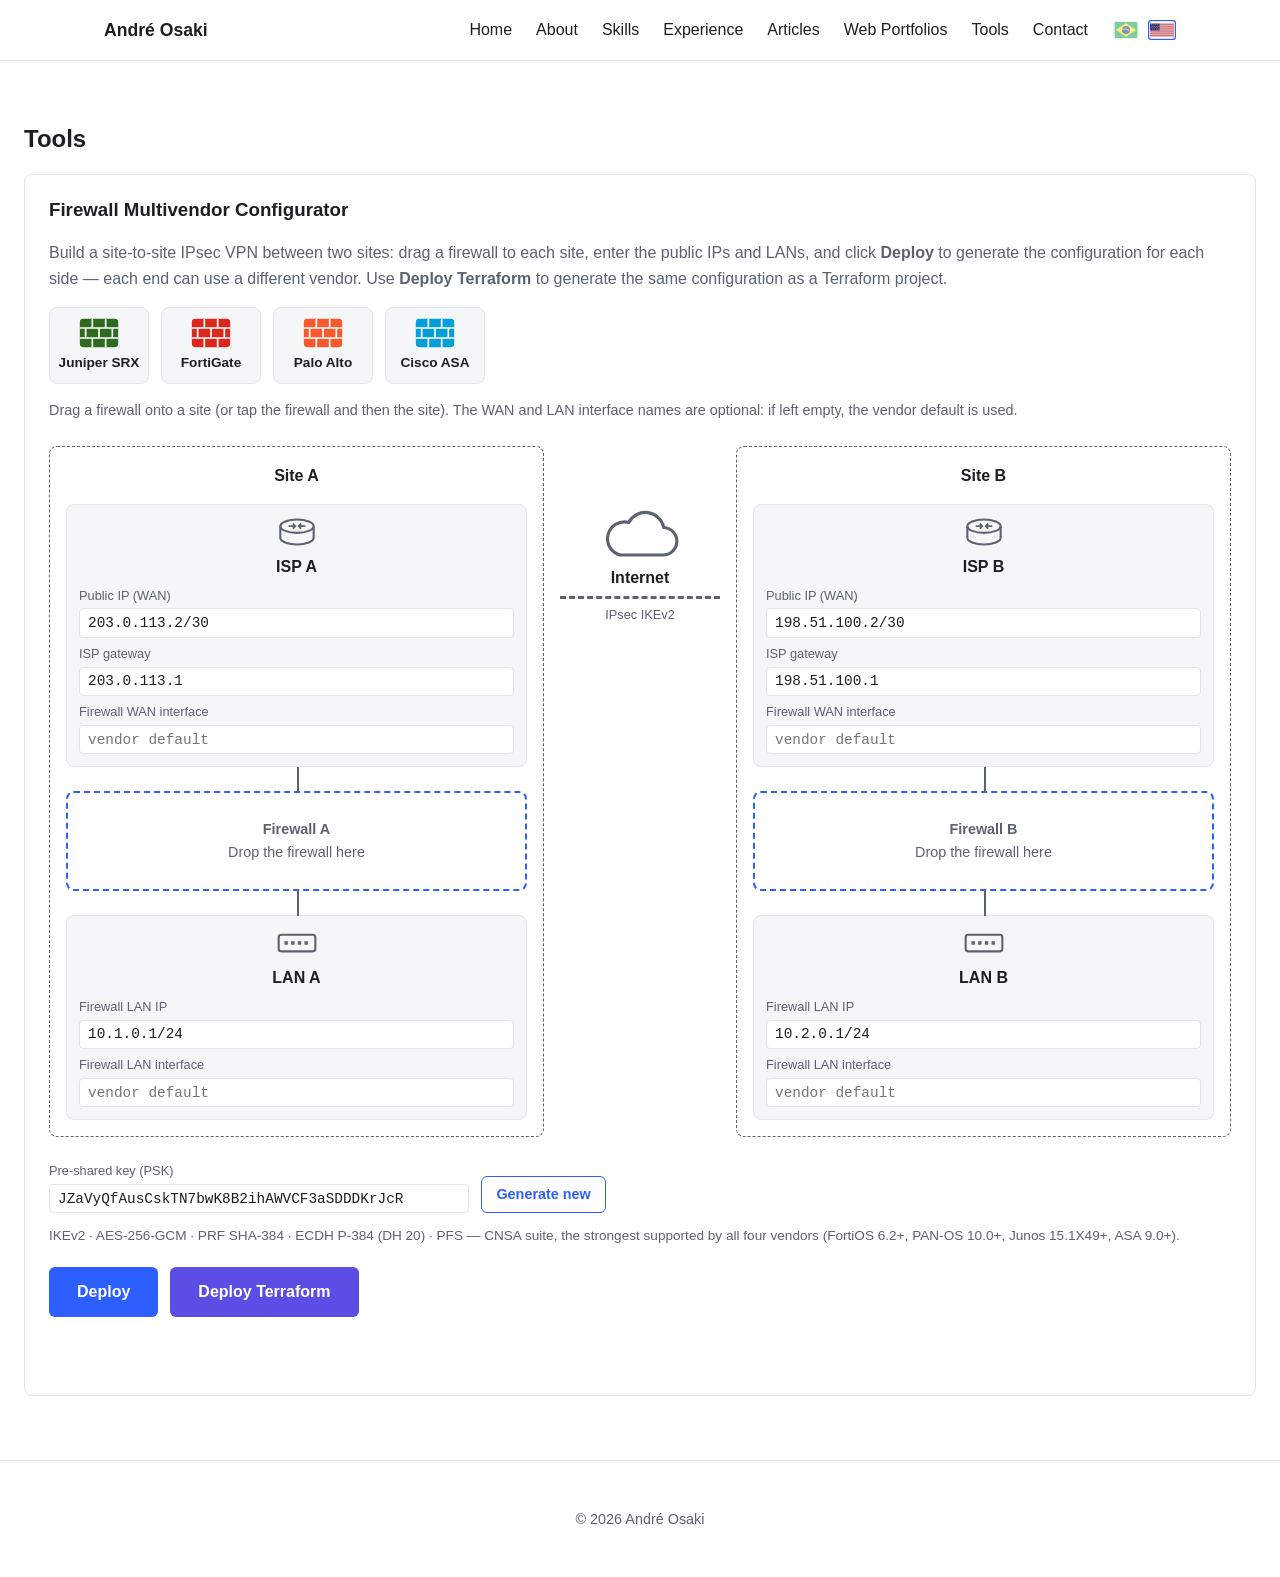
<file: en/ferramentas/index.html>
<!DOCTYPE html>
<html lang="en">
<head>
  <meta charset="UTF-8" />
  <meta name="viewport" content="width=device-width, initial-scale=1.0" />
  <title>Firewall Multivendor Configurator · André Osaki</title>
  <meta name="description" content="Generate site-to-site IPsec VPN configurations for Juniper SRX, FortiGate, Palo Alto and Cisco ASA from an interactive topology." />
  <link rel="alternate" hreflang="pt-BR" href="https://osakikiyohiko.github.io/personalsite/ferramentas/" />
  <link rel="alternate" hreflang="en" href="https://osakikiyohiko.github.io/personalsite/en/ferramentas/" />
  <link rel="icon" type="image/svg+xml" href="../../img/favicon.svg" />
  <link rel="stylesheet" href="../../css/style.css?v=11" />
  <script>
    // Aplica o bloqueio antes da primeira pintura, para o conteúdo não "piscar" sem blur. Só no
    // domínio publicado: aberto localmente (file://, localhost), o Turnstile e o Worker recusam a
    // origem e o popup travaria o site.
    if (location.hostname === "osakikiyohiko.github.io") {
      try {
        if (!(Number(localStorage.getItem("personalsite:humanVerifiedUntil")) > Date.now())) throw 0;
        if (!localStorage.getItem("personalsite:links")) throw 0;
      } catch (e) {
        document.documentElement.classList.add("gated");
      }
    }
  </script>
</head>
<body>
  <div id="humanGate" class="gate" role="dialog" aria-modal="true" aria-labelledby="gateTitle"
       data-sitekey="0x4AAAAAAFBdflfGJpBXMsuQ" data-endpoint="https://personalsite-contato.andre-osaki.workers.dev"
       data-msg-loading="Verifying…"
       data-msg-error="Verification failed. Please reload the page and try again.">
    <div class="gate-box">
      <h2 id="gateTitle">Security check</h2>
      <p>Please confirm you are not a robot to access the site.</p>
      <div id="turnstileWidget"></div>
      <p id="gateStatus" class="gate-status" role="status"></p>
    </div>
  </div>
  <header class="navbar">
    <div class="nav-container">
      <a href="../" class="logo">André Osaki</a>
      <nav>
        <ul id="navLinks">
          <li><a href="../#inicio">Home</a></li>
          <li><a href="../#sobre">About</a></li>
          <li><a href="../#habilidades">Skills</a></li>
          <li><a href="../#experiencia">Experience</a></li>
          <li><a href="../#projetos">Articles</a></li>
          <li><a href="../#portfolios">Web Portfolios</a></li>
          <li><a href="./" aria-current="page">Tools</a></li>
          <li><a href="../#contato">Contact</a></li>
        </ul>
      </nav>
      <div class="nav-actions">
        <div class="lang-switch">
          <a href="../../ferramentas/" lang="pt-BR" hreflang="pt-BR" title="Ver em português"><img src="../../img/flag-br.svg" alt="Português" class="flag" /></a>
          <a href="./" lang="en" hreflang="en" aria-current="page" title="English"><img src="../../img/flag-us.svg" alt="English" class="flag" /></a>
        </div>
        <button id="menuToggle" class="menu-toggle" aria-label="Open menu" aria-expanded="false">
          <span></span><span></span><span></span>
        </button>
      </div>
    </div>
  </header>

  <main>
    <section id="ferramentas" class="section section-wide">
      <h1>Tools</h1>
      <svg class="icon-defs" aria-hidden="true" focusable="false">
        <symbol id="icon-fw" viewBox="0 0 48 36">
          <rect x="1" y="1" width="46" height="34" rx="4" fill="currentColor" />
          <path d="M1 12h46M1 24h46M16 1v11M32 1v11M8 12v12M24 12v12M40 12v12M16 24v11M32 24v11" stroke="#fff" stroke-width="2" />
        </symbol>
        <symbol id="icon-isp" viewBox="0 0 48 36">
          <path d="M4 11v14c0 4.4 9 8 20 8s20-3.6 20-8V11" fill="none" stroke="currentColor" stroke-width="2.5" />
          <ellipse cx="24" cy="11" rx="20" ry="8" fill="none" stroke="currentColor" stroke-width="2.5" />
          <path d="M14 11h8m-3-3 3 3-3 3M34 11h-8m3-3-3 3 3 3" fill="none" stroke="currentColor" stroke-width="2" />
        </symbol>
        <symbol id="icon-lan" viewBox="0 0 48 36">
          <rect x="2" y="8" width="44" height="20" rx="3" fill="none" stroke="currentColor" stroke-width="2.5" />
          <path d="M9 18h4M17 18h4M25 18h4M33 18h4" stroke="currentColor" stroke-width="4" />
        </symbol>
        <symbol id="icon-cloud" viewBox="0 0 64 40">
          <path d="M16 36h34a11 11 0 0 0 1-22A15 15 0 0 0 23 10a11 11 0 0 0-7 26z" fill="none" stroke="currentColor" stroke-width="2.5" />
        </symbol>
      </svg>

      <div id="fwTool" class="tool"
           data-msg-copy="Copy configuration"
           data-msg-copied="Copied!"
           data-msg-copy-block="Copy block"
           data-msg-na="Not applicable to this vendor."
           data-msg-copy-error="Could not copy"
           data-msg-remove="Remove firewall"
           data-msg-need-fw="Drag one firewall to Site A and another to Site B."
           data-msg-invalid="Invalid value: {field}."
           data-msg-gw="The {site} gateway must be in the same subnet as the public IP."
           data-msg-lan-wan="The {site} LAN cannot be in the same subnet as the public IP."
           data-msg-same-ip="The public IPs of the two sites must be different."
           data-msg-overlap="The LANs of the two sites cannot overlap."
           data-msg-psk="The pre-shared key must have 20 to 64 characters: letters, digits or !@#$%&amp;*_+=.,:-"
           data-msg-ok="Configurations generated, split into blocks in the order they should be applied. Review them before applying to the devices."
           data-msg-if-default="vendor default"
           data-msg-if-invalid="Invalid interface name: {field}. Use the physical interface name, without spaces or subinterface (e.g. ge-0/0/2, port3, ethernet1/3)."
           data-msg-if-same="The WAN and LAN interfaces of {site} must be different."
           data-msg-tf-unsupported="Not supported in Terraform: there is no Cisco ASA provider with IPsec VPN support (CiscoDevNet/ciscoasa only covers interfaces, objects, ACLs and routes). Use the CLI Deploy for this site."
           data-msg-tf-na-short="Not supported in Terraform — use the CLI Deploy."
           data-msg-tf-none="None of the chosen firewalls has a Terraform provider with IPsec VPN support. Use the CLI Deploy."
           data-msg-ifaces="Interfaces — WAN: {wan} · LAN: {lan}">
        <h3>Firewall Multivendor Configurator</h3>
        <p class="tool-intro">
          Build a site-to-site IPsec VPN between two sites: drag a firewall to each site, enter
          the public IPs and LANs, and click <strong>Deploy</strong> to generate the configuration
          for each side — each end can use a different vendor. Use <strong>Deploy Terraform</strong>
          to generate the same configuration as a Terraform project.
        </p>

        <div class="fw-palette" role="group" aria-label="Firewalls">
          <button type="button" class="fw-item v-srx" draggable="true" data-vendor="srx" data-label="Juniper SRX" aria-pressed="false">
            <svg class="fw-icon" aria-hidden="true"><use href="#icon-fw" /></svg>Juniper SRX
          </button>
          <button type="button" class="fw-item v-fortigate" draggable="true" data-vendor="fortigate" data-label="FortiGate" aria-pressed="false">
            <svg class="fw-icon" aria-hidden="true"><use href="#icon-fw" /></svg>FortiGate
          </button>
          <button type="button" class="fw-item v-paloalto" draggable="true" data-vendor="paloalto" data-label="Palo Alto" aria-pressed="false">
            <svg class="fw-icon" aria-hidden="true"><use href="#icon-fw" /></svg>Palo Alto
          </button>
          <button type="button" class="fw-item v-asa" draggable="true" data-vendor="asa" data-label="Cisco ASA" aria-pressed="false">
            <svg class="fw-icon" aria-hidden="true"><use href="#icon-fw" /></svg>Cisco ASA
          </button>
        </div>
        <p class="tool-hint">
          Drag a firewall onto a site (or tap the firewall and then the site). The WAN and LAN
          interface names are optional: if left empty, the vendor default is used.
        </p>

        <div class="topology">
          <div class="site">
            <h4>Site A</h4>
            <div class="node">
              <svg class="node-icon" aria-hidden="true"><use href="#icon-isp" /></svg>
              <strong>ISP A</strong>
              <label>Public IP (WAN)
                <input id="fwWanA" value="203.0.113.2/30" data-name="Site A public IP" spellcheck="false" autocomplete="off" />
              </label>
              <label>ISP gateway
                <input id="fwGwA" value="203.0.113.1" data-name="ISP A gateway" spellcheck="false" autocomplete="off" />
              </label>
              <label>Firewall WAN interface
                <input id="fwIfWanA" placeholder="vendor default" data-name="Firewall A WAN interface" spellcheck="false" autocomplete="off" />
              </label>
            </div>
            <div id="fwSlotA" class="node fw-slot" data-name="Firewall A" role="button" tabindex="0" aria-label="Firewall A">
              <span class="fw-slot-empty"><strong>Firewall A</strong><br />Drop the firewall here</span>
            </div>
            <div class="node">
              <svg class="node-icon" aria-hidden="true"><use href="#icon-lan" /></svg>
              <strong>LAN A</strong>
              <label>Firewall LAN IP
                <input id="fwLanA" value="10.1.0.1/24" data-name="LAN A IP" spellcheck="false" autocomplete="off" />
              </label>
              <label>Firewall LAN interface
                <input id="fwIfLanA" placeholder="vendor default" data-name="Firewall A LAN interface" spellcheck="false" autocomplete="off" />
              </label>
            </div>
          </div>

          <div class="wan-link">
            <svg class="wan-cloud" aria-hidden="true"><use href="#icon-cloud" /></svg>
            <strong>Internet</strong>
            <span id="fwTunnel" class="tunnel">IPsec IKEv2</span>
          </div>

          <div class="site">
            <h4>Site B</h4>
            <div class="node">
              <svg class="node-icon" aria-hidden="true"><use href="#icon-isp" /></svg>
              <strong>ISP B</strong>
              <label>Public IP (WAN)
                <input id="fwWanB" value="198.51.100.2/30" data-name="Site B public IP" spellcheck="false" autocomplete="off" />
              </label>
              <label>ISP gateway
                <input id="fwGwB" value="198.51.100.1" data-name="ISP B gateway" spellcheck="false" autocomplete="off" />
              </label>
              <label>Firewall WAN interface
                <input id="fwIfWanB" placeholder="vendor default" data-name="Firewall B WAN interface" spellcheck="false" autocomplete="off" />
              </label>
            </div>
            <div id="fwSlotB" class="node fw-slot" data-name="Firewall B" role="button" tabindex="0" aria-label="Firewall B">
              <span class="fw-slot-empty"><strong>Firewall B</strong><br />Drop the firewall here</span>
            </div>
            <div class="node">
              <svg class="node-icon" aria-hidden="true"><use href="#icon-lan" /></svg>
              <strong>LAN B</strong>
              <label>Firewall LAN IP
                <input id="fwLanB" value="10.2.0.1/24" data-name="LAN B IP" spellcheck="false" autocomplete="off" />
              </label>
              <label>Firewall LAN interface
                <input id="fwIfLanB" placeholder="vendor default" data-name="Firewall B LAN interface" spellcheck="false" autocomplete="off" />
              </label>
            </div>
          </div>
        </div>

        <div class="tool-options">
          <label>Pre-shared key (PSK)
            <input id="fwPsk" spellcheck="false" autocomplete="off" />
          </label>
          <button type="button" id="fwPskGen" class="btn-secondary">Generate new</button>
          <p class="tool-crypto">IKEv2 · AES-256-GCM · PRF SHA-384 · ECDH P-384 (DH 20) · PFS — CNSA suite,
            the strongest supported by all four vendors (FortiOS 6.2+, PAN-OS 10.0+, Junos 15.1X49+, ASA 9.0+).</p>
        </div>

        <div class="tool-actions">
          <button type="button" id="fwDeploy" class="btn-primary">Deploy</button>
          <button type="button" id="fwDeployTf" class="btn-primary btn-tf">Deploy Terraform</button>
        </div>
        <p id="fwStatus" class="tool-status" role="status"></p>

        <div id="fwOutput" class="fw-output" hidden>
          <div class="fw-compare-head">
            <div class="fw-site-head">
              <h4 id="fwTitleA">Site A</h4>
              <p id="fwNoteA" class="fw-note"></p>
              <button type="button" class="btn-secondary btn-copy" data-site="a">Copy Site A configuration</button>
            </div>
            <div class="fw-site-head">
              <h4 id="fwTitleB">Site B</h4>
              <p id="fwNoteB" class="fw-note"></p>
              <button type="button" class="btn-secondary btn-copy" data-site="b">Copy Site B configuration</button>
            </div>
          </div>
          <details id="fwTfGuide" class="tf-guide" open hidden>
            <summary>How to apply the configuration with Terraform</summary>
            <ol>
              <li>
                <strong>Prerequisites.</strong> Terraform 1.5 or later installed
                (<code>terraform version</code>) and management access to each firewall from the machine
                running Terraform: HTTPS API on FortiGate and Palo Alto, SSH/NETCONF on the SRX.
              </li>
              <li>
                <strong>API credentials</strong>, created once on each firewall:
                <table>
                  <thead><tr><th>Vendor</th><th>Credential</th><th>Variables</th></tr></thead>
                  <tbody>
                    <tr><td>FortiGate</td><td>Token of a <em>REST API Admin</em> (System › Administrators › Create New › REST API Admin), with the Terraform machine IP in <em>Trusted Hosts</em>.</td><td><code>TF_VAR_fortigate_host</code><br /><code>TF_VAR_fortigate_token</code></td></tr>
                    <tr><td>Palo Alto</td><td>API key generated with <code>curl -k "https://&lt;firewall&gt;/api/?type=keygen&amp;user=&lt;user&gt;&amp;password=&lt;password&gt;"</code> (value of the <code>&lt;key&gt;</code> tag).</td><td><code>TF_VAR_panos_host</code><br /><code>TF_VAR_panos_api_key</code></td></tr>
                    <tr><td>Juniper SRX</td><td>User with configuration rights and NETCONF enabled: <code>set system services netconf ssh</code> + <code>commit</code>.</td><td><code>TF_VAR_junos_host</code><br /><code>TF_VAR_junos_username</code><br /><code>TF_VAR_junos_password</code></td></tr>
                  </tbody>
                </table>
              </li>
              <li>
                <strong>One folder per site.</strong> Click <em>Copy Site A configuration</em> and save it as
                <code>main.tf</code> in its own folder; repeat for Site B in another folder.
                <pre><code>mkdir -p vpn/site-a vpn/site-b
cd vpn/site-a
# paste the Site A configuration into main.tf</code></pre>
              </li>
              <li>
                <strong>Provide the credentials as environment variables</strong> (they stay out of files).
                FortiGate example — use the names from the table above for the other vendors:
                <pre><code># Linux / macOS
export TF_VAR_fortigate_host="192.0.2.10"
export TF_VAR_fortigate_token="&lt;token&gt;"

# Windows (PowerShell)
$env:TF_VAR_fortigate_host = "192.0.2.10"
$env:TF_VAR_fortigate_token = "&lt;token&gt;"</code></pre>
                The PSK comes as the default value of <code>vpn_psk</code>; to keep it out of the file, delete
                the <code>default</code> line and set <code>TF_VAR_vpn_psk</code> to the same value on both sites.
              </li>
              <li>
                <strong>Initialize, validate and review the plan.</strong> <code>init</code> downloads the
                provider; <code>plan</code> shows everything that will be created without touching the firewall.
                <pre><code>terraform init
terraform fmt
terraform validate
terraform plan -out=site-a.tfplan</code></pre>
              </li>
              <li>
                <strong>Apply.</strong>
                <pre><code>terraform apply site-a.tfplan</code></pre>
                On FortiGate changes take effect immediately; on the SRX the provider commits after each
                change; on <strong>Palo Alto you must commit</strong> after apply (<em>Commit</em> button in
                the web UI or <code>configure</code> → <code>commit</code> in the CLI).
              </li>
              <li>
                <strong>Repeat steps 3 to 6 in the Site B folder</strong> and check that the tunnel is up:
                <pre><code># FortiGate
get vpn ipsec tunnel summary
diagnose vpn ike gateway list

# Palo Alto
show vpn ike-sa
show vpn ipsec-sa

# Juniper SRX
show security ike security-associations
show security ipsec security-associations</code></pre>
              </li>
              <li>
                <strong>Caveats.</strong> The <code>terraform.tfstate</code> file stores the PSK and other
                secrets in plain text: do not publish it or commit it to Git (use an encrypted remote backend
                in production). To undo everything, <code>terraform destroy</code> removes the created
                objects — review the plan before confirming.
              </li>
            </ol>
          </details>
          <div id="fwBlocks" class="fw-blocks"></div>
        </div>
      </div>
    </section>
  </main>

  <footer>
    <p>&copy; <span id="year"></span> André Osaki</p>
  </footer>

  <script src="../../js/script.js?v=5"></script>
  <script src="../../js/fwconfig.js?v=8"></script>
</body>
</html>
</file>
<file: css/style.css>
:root {
  --color-bg: #ffffff;
  --color-bg-alt: #f5f6f8;
  --color-text: #1c1e21;
  --color-text-muted: #5b6270;
  --color-primary: #2d5fff;
  --color-primary-dark: #1c3fc7;
  --color-border: #e2e4e9;
  --max-width: 960px;
  /* O menu completo (com Ferramentas e Portfólios Web) não cabe em 960px. */
  --max-width-nav: 1120px;
}

* {
  box-sizing: border-box;
}

body {
  margin: 0;
  font-family: -apple-system, BlinkMacSystemFont, "Segoe UI", Roboto, Helvetica, Arial, sans-serif;
  color: var(--color-text);
  background: var(--color-bg);
  line-height: 1.6;
}

h1, h2, h3 {
  line-height: 1.2;
  margin-top: 0;
}

a {
  color: var(--color-primary);
  text-decoration: none;
}

a:hover {
  text-decoration: underline;
}

/* Navbar */

.navbar {
  position: sticky;
  top: 0;
  background: var(--color-bg);
  border-bottom: 1px solid var(--color-border);
  z-index: 100;
}

.nav-container {
  max-width: var(--max-width-nav);
  margin: 0 auto;
  padding: 1rem 1.5rem;
  display: flex;
  align-items: center;
  justify-content: space-between;
}

.logo {
  margin-right: 1.5rem;
  white-space: nowrap;
  font-weight: 700;
  font-size: 1.1rem;
  color: var(--color-text);
}

nav ul {
  list-style: none;
  display: flex;
  gap: 1.5rem;
  margin: 0;
  padding: 0;
}

nav a {
  color: var(--color-text);
  white-space: nowrap;
}

.nav-container nav {
  margin-left: auto;
}

.nav-actions {
  display: flex;
  align-items: center;
  gap: 0.5rem;
  margin-left: 1.5rem;
}

.lang-switch {
  display: flex;
  align-items: center;
  gap: 0.5rem;
}

.lang-switch a {
  display: flex;
  border: 2px solid transparent;
  border-radius: 3px;
  opacity: 0.5;
  transition: opacity 0.2s, border-color 0.2s;
}

.lang-switch a:hover {
  opacity: 1;
}

.lang-switch a[aria-current="page"] {
  opacity: 1;
  border-color: var(--color-primary);
}

.flag {
  display: block;
  width: 24px;
  height: 16px;
  border-radius: 2px;
  box-shadow: 0 0 0 1px var(--color-border);
}

.menu-toggle {
  display: none;
  flex-direction: column;
  gap: 4px;
  background: none;
  border: none;
  cursor: pointer;
  padding: 0.5rem;
}

.menu-toggle span {
  width: 22px;
  height: 2px;
  background: var(--color-text);
}

/* Hero */

.hero {
  max-width: var(--max-width);
  margin: 0 auto;
  padding: 5rem 1.5rem;
  text-align: center;
}

.avatar {
  width: 140px;
  height: 140px;
  border-radius: 50%;
  object-fit: cover;
  margin-bottom: 1.5rem;
  border: 3px solid var(--color-border);
}

.hero h1 {
  font-size: 2.5rem;
}

.subtitle {
  color: var(--color-text-muted);
  font-size: 1.2rem;
  margin-bottom: 2rem;
}

.btn-primary {
  display: inline-block;
  background: var(--color-primary);
  color: #fff;
  padding: 0.75rem 1.75rem;
  border-radius: 6px;
  font-weight: 600;
}

.btn-primary:hover {
  background: var(--color-primary-dark);
  text-decoration: none;
}

/* Sections */

.section {
  max-width: var(--max-width);
  margin: 0 auto;
  padding: 4rem 1.5rem;
}

.section.alt {
  background: var(--color-bg-alt);
  max-width: 100%;
}

.section.alt > * {
  max-width: var(--max-width);
  margin-left: auto;
  margin-right: auto;
}

/* Tags */

.tags {
  list-style: none;
  display: flex;
  flex-wrap: wrap;
  gap: 0.75rem;
  padding: 0;
}

.tag {
  background: #fff;
  border: 1px solid var(--color-border);
  border-radius: 999px;
  padding: 0.4rem 1rem;
  font-size: 0.9rem;
}

/* Timeline */

.timeline {
  list-style: none;
  padding: 0;
  border-left: 2px solid var(--color-border);
}

.timeline-item {
  padding: 0 0 2rem 1.5rem;
  position: relative;
}

.timeline-item::before {
  content: "";
  position: absolute;
  left: -7px;
  top: 4px;
  width: 12px;
  height: 12px;
  border-radius: 50%;
  background: var(--color-primary);
}

.timeline-date {
  color: var(--color-text-muted);
  font-size: 0.9rem;
}

/* Cards */

.cards {
  display: grid;
  grid-template-columns: repeat(auto-fit, minmax(220px, 1fr));
  gap: 1.5rem;
}

.card {
  background: #fff;
  border: 1px solid var(--color-border);
  border-radius: 8px;
  padding: 1.5rem;
}

/* Portfólios Web: miniatura (captura da página inicial) no topo do card */

.portfolio-cards {
  grid-template-columns: repeat(auto-fit, minmax(280px, 1fr));
}

.portfolio-card {
  display: flex;
  flex-direction: column;
  gap: 0.75rem;
  overflow: hidden;
  padding-top: 0;
}

/* No flex as margens não colapsam; o espaçamento vem do gap. */
.portfolio-card > * {
  margin: 0;
}

.portfolio-card > a:last-child {
  margin-top: auto;
}

.portfolio-preview {
  display: block;
  margin: 0 -1.5rem 0.25rem;
  border-bottom: 1px solid var(--color-border);
  overflow: hidden;
}

.portfolio-preview img {
  display: block;
  width: 100%;
  height: auto;
  aspect-ratio: 16 / 10;
  object-fit: cover;
  object-position: top;
  transition: transform 0.3s;
}

.portfolio-preview:hover img,
.portfolio-preview:focus-visible img {
  transform: scale(1.03);
}

/* Footer */

footer {
  text-align: center;
  padding: 2rem 1.5rem;
  color: var(--color-text-muted);
  font-size: 0.9rem;
  border-top: 1px solid var(--color-border);
}

/* Responsive */

/* Com as abas Ferramentas e Portfólios Web, o menu completo fica justo logo acima do breakpoint mobile. */
@media (max-width: 1100px) {
  nav ul {
    gap: 1rem;
  }

  nav a {
    font-size: 0.95rem;
  }
}

@media (max-width: 940px) {
  .menu-toggle {
    display: flex;
  }

  .nav-actions {
    margin-left: 0.75rem;
  }

  nav ul {
    position: absolute;
    top: 100%;
    left: 0;
    right: 0;
    flex-direction: column;
    background: var(--color-bg);
    border-bottom: 1px solid var(--color-border);
    padding: 1rem 1.5rem;
    gap: 1rem;
    display: none;
  }

  nav ul.open {
    display: flex;
  }
}

/* Verificação anti-robô (Turnstile) */

.gate {
  display: none;
}

.gated .gate {
  display: flex;
  position: fixed;
  inset: 0;
  z-index: 1000;
  align-items: center;
  justify-content: center;
  padding: 0.5rem;
  background: rgba(28, 30, 33, 0.35);
}

.gated body {
  overflow: hidden;
}

.gated body > :not(.gate) {
  filter: blur(8px);
  user-select: none;
}

.gate-box {
  background: var(--color-bg);
  border-radius: 8px;
  padding: 2rem 1rem;
  max-width: 360px;
  width: 100%;
  text-align: center;
  box-shadow: 0 10px 30px rgba(0, 0, 0, 0.2);
}

.gate-box h2 {
  margin-top: 0;
}

.gate-box p {
  color: var(--color-text-muted);
}

.gate-status:empty {
  display: none;
}

/* Ferramentas: Firewall Multivendor Configurator */

/* Página da ferramenta (ferramentas/): mais larga, para comparar os dois sites lado a lado. */
.section-wide {
  max-width: 1280px;
}

.icon-defs {
  position: absolute;
  width: 0;
  height: 0;
  overflow: hidden;
}

.tool {
  background: #fff;
  border: 1px solid var(--color-border);
  border-radius: 8px;
  padding: 1.5rem;
}

.tool-intro,
.tool-hint,
.tool-crypto,
.fw-note {
  color: var(--color-text-muted);
}

.tool-hint {
  font-size: 0.9rem;
}

.btn-secondary {
  font: inherit;
  font-size: 0.9rem;
  font-weight: 600;
  color: var(--color-primary);
  background: #fff;
  border: 1px solid var(--color-primary);
  border-radius: 6px;
  padding: 0.4rem 0.9rem;
  cursor: pointer;
}

.btn-secondary:hover {
  background: #eef2ff;
}

.tool-actions {
  display: flex;
  flex-wrap: wrap;
  gap: 0.75rem;
}

.btn-tf {
  background: #5c4ee5;
}

.btn-tf:hover {
  background: #4337c9;
}

button.btn-primary {
  border: 0;
  font: inherit;
  font-weight: 600;
  cursor: pointer;
}

.fw-palette {
  display: flex;
  flex-wrap: wrap;
  gap: 0.75rem;
}

.fw-item {
  display: flex;
  flex-direction: column;
  align-items: center;
  gap: 0.25rem;
  width: 100px;
  padding: 0.6rem 0.4rem;
  font: inherit;
  font-size: 0.85rem;
  font-weight: 600;
  color: var(--color-text);
  background: var(--color-bg-alt);
  border: 1px solid var(--color-border);
  border-radius: 8px;
  cursor: grab;
}

.fw-item:hover {
  border-color: var(--color-text-muted);
}

.fw-item[aria-pressed="true"] {
  border-color: var(--color-primary);
  box-shadow: 0 0 0 2px var(--color-primary);
}

.fw-icon,
.node-icon {
  width: 40px;
  height: 30px;
}

.v-srx .fw-icon { color: #2f6b1f; }
.v-fortigate .fw-icon { color: #da291c; }
.v-paloalto .fw-icon { color: #fa582d; }
.v-asa .fw-icon { color: #049fd9; }

.topology {
  display: grid;
  grid-template-columns: 1fr minmax(110px, 160px) 1fr;
  gap: 1rem;
  margin: 1.5rem 0;
}

.site {
  display: flex;
  flex-direction: column;
  gap: 1.5rem;
  padding: 1rem;
  border: 1px dashed var(--color-text-muted);
  border-radius: 8px;
}

.site h4 {
  margin: 0 0 -0.5rem;
  text-align: center;
}

.node {
  position: relative;
  display: flex;
  flex-direction: column;
  align-items: center;
  gap: 0.4rem;
  padding: 0.75rem;
  text-align: center;
  background: var(--color-bg-alt);
  border: 1px solid var(--color-border);
  border-radius: 8px;
}

/* Cabos verticais ligando ISP, firewall e LAN dentro de cada site. */
.node + .node::before {
  content: "";
  position: absolute;
  left: 50%;
  bottom: 100%;
  height: calc(1.5rem + 2px);
  border-left: 2px solid var(--color-text-muted);
}

.node-icon {
  color: var(--color-text-muted);
}

.node label,
.tool-options label {
  display: block;
  width: 100%;
  font-size: 0.8rem;
  color: var(--color-text-muted);
  text-align: left;
}

.node input,
.tool-options input {
  display: block;
  width: 100%;
  margin-top: 0.15rem;
  padding: 0.35rem 0.5rem;
  font-family: ui-monospace, SFMono-Regular, Menlo, Consolas, monospace;
  font-size: 0.9rem;
  color: var(--color-text);
  background: #fff;
  border: 1px solid var(--color-border);
  border-radius: 4px;
}

.node input[aria-invalid="true"],
.tool-options input[aria-invalid="true"] {
  border-color: #c0392b;
  box-shadow: 0 0 0 1px #c0392b;
}

.fw-slot {
  justify-content: center;
  min-height: 100px;
  background: #fff;
  border: 2px dashed var(--color-primary);
  cursor: pointer;
}

.fw-slot.pick,
.fw-slot.over {
  background: #eef2ff;
}

.fw-slot.missing {
  border-color: #c0392b;
}

.fw-slot.filled {
  border-style: solid;
  border-color: var(--color-border);
  cursor: grab;
}

.fw-slot-empty {
  font-size: 0.9rem;
  color: var(--color-text-muted);
}

.fw-placed {
  display: flex;
  flex-direction: column;
  align-items: center;
  gap: 0.25rem;
}

.fw-placed .fw-icon {
  width: 56px;
  height: 42px;
}

.fw-remove {
  position: absolute;
  top: 0.2rem;
  right: 0.3rem;
  padding: 0.1rem 0.4rem;
  font-size: 1.2rem;
  line-height: 1;
  color: var(--color-text-muted);
  background: none;
  border: 0;
  cursor: pointer;
}

.fw-remove:hover {
  color: #c0392b;
}

.wan-link {
  display: flex;
  flex-direction: column;
  align-items: center;
  gap: 0.35rem;
  margin-top: 4rem;
  text-align: center;
}

.wan-cloud {
  width: 80px;
  height: 50px;
  color: var(--color-text-muted);
}

.tunnel {
  width: 100%;
  padding-top: 0.35rem;
  font-size: 0.8rem;
  color: var(--color-text-muted);
  border-top: 3px dashed var(--color-text-muted);
}

.tunnel.up {
  font-weight: 600;
  color: #1f9d55;
  border-top-style: solid;
  border-color: #1f9d55;
}

.tool-options {
  display: flex;
  flex-wrap: wrap;
  align-items: flex-end;
  gap: 0.75rem;
  margin-bottom: 1.25rem;
}

.tool-options label {
  flex: 1 1 260px;
  max-width: 420px;
}

.tool-crypto {
  flex-basis: 100%;
  margin: 0;
  font-size: 0.85rem;
}

.tool-status {
  min-height: 1.6em;
  font-size: 0.95rem;
}

.tool-status.error {
  color: #c0392b;
}

.tool-status.ok {
  color: #1f9d55;
}

.fw-output {
  scroll-margin-top: 5rem;
}

.fw-output[hidden] {
  display: none;
}

.fw-compare-head,
.fw-row-cols {
  display: grid;
  grid-template-columns: repeat(2, minmax(0, 1fr));
  gap: 1rem;
}

.fw-compare-head {
  margin-bottom: 1rem;
}

.fw-site-head {
  padding: 0.75rem;
  border: 1px solid var(--color-border);
  border-radius: 6px;
}

.fw-site-head h4 {
  margin: 0;
}

.fw-note {
  margin: 0.3rem 0 0.6rem;
  font-size: 0.85rem;
}

.tf-guide {
  margin-bottom: 1rem;
  padding: 0.75rem 1rem;
  font-size: 0.9rem;
  border: 1px solid #5c4ee5;
  border-radius: 6px;
}

.tf-guide summary {
  font-weight: 600;
  cursor: pointer;
}

.tf-guide ol {
  margin: 0.75rem 0 0;
  padding-left: 1.25rem;
}

.tf-guide li {
  margin-bottom: 0.75rem;
}

.tf-guide pre {
  margin: 0.5rem 0;
  overflow-x: auto;
  padding: 0.75rem;
  font-size: 0.8rem;
  line-height: 1.45;
  color: #e2e8f0;
  background: #0f172a;
  border-radius: 6px;
}

.tf-guide code {
  font-size: 0.85em;
}

.tf-guide table {
  display: block;
  overflow-x: auto;
  margin-top: 0.5rem;
  border-collapse: collapse;
  font-size: 0.85rem;
}

.tf-guide th,
.tf-guide td {
  padding: 0.4rem 0.6rem;
  text-align: left;
  vertical-align: top;
  border: 1px solid var(--color-border);
}

.tf-guide th {
  background: var(--color-bg-alt);
}

.fw-blocks {
  display: flex;
  flex-direction: column;
  gap: 1rem;
}

.fw-row {
  padding: 0.75rem;
  background: var(--color-bg-alt);
  border: 1px solid var(--color-border);
  border-radius: 6px;
}

.fw-row-head h5 {
  margin: 0;
  font-size: 0.95rem;
}

.fw-block-desc {
  margin: 0.3rem 0 0.6rem;
  font-size: 0.85rem;
  line-height: 1.45;
  color: var(--color-text-muted);
}

.fw-cell {
  min-width: 0;
}

.fw-cell-head {
  display: flex;
  align-items: center;
  justify-content: space-between;
  gap: 0.5rem;
  margin-bottom: 0.35rem;
}

.fw-cell-site {
  font-size: 0.8rem;
  font-weight: 600;
  color: var(--color-text-muted);
}

.btn-copy-block {
  padding: 0.2rem 0.6rem;
  font-size: 0.8rem;
  white-space: nowrap;
}

.fw-na {
  margin: 0;
  padding: 1rem;
  font-size: 0.85rem;
  font-style: italic;
  color: var(--color-text-muted);
  border: 1px dashed var(--color-border);
  border-radius: 6px;
}

.fw-cell pre {
  margin: 0;
  max-height: 360px;
  overflow: auto;
  padding: 0.75rem;
  font-size: 0.78rem;
  line-height: 1.45;
  color: #e2e8f0;
  background: #0f172a;
  border-radius: 6px;
}

@media (max-width: 720px) {
  .tool {
    padding: 1rem;
  }

  .topology {
    grid-template-columns: 1fr;
  }

  .wan-link {
    margin-top: 0;
  }

  .fw-compare-head,
  .fw-row-cols {
    grid-template-columns: 1fr;
  }
}
</file>
